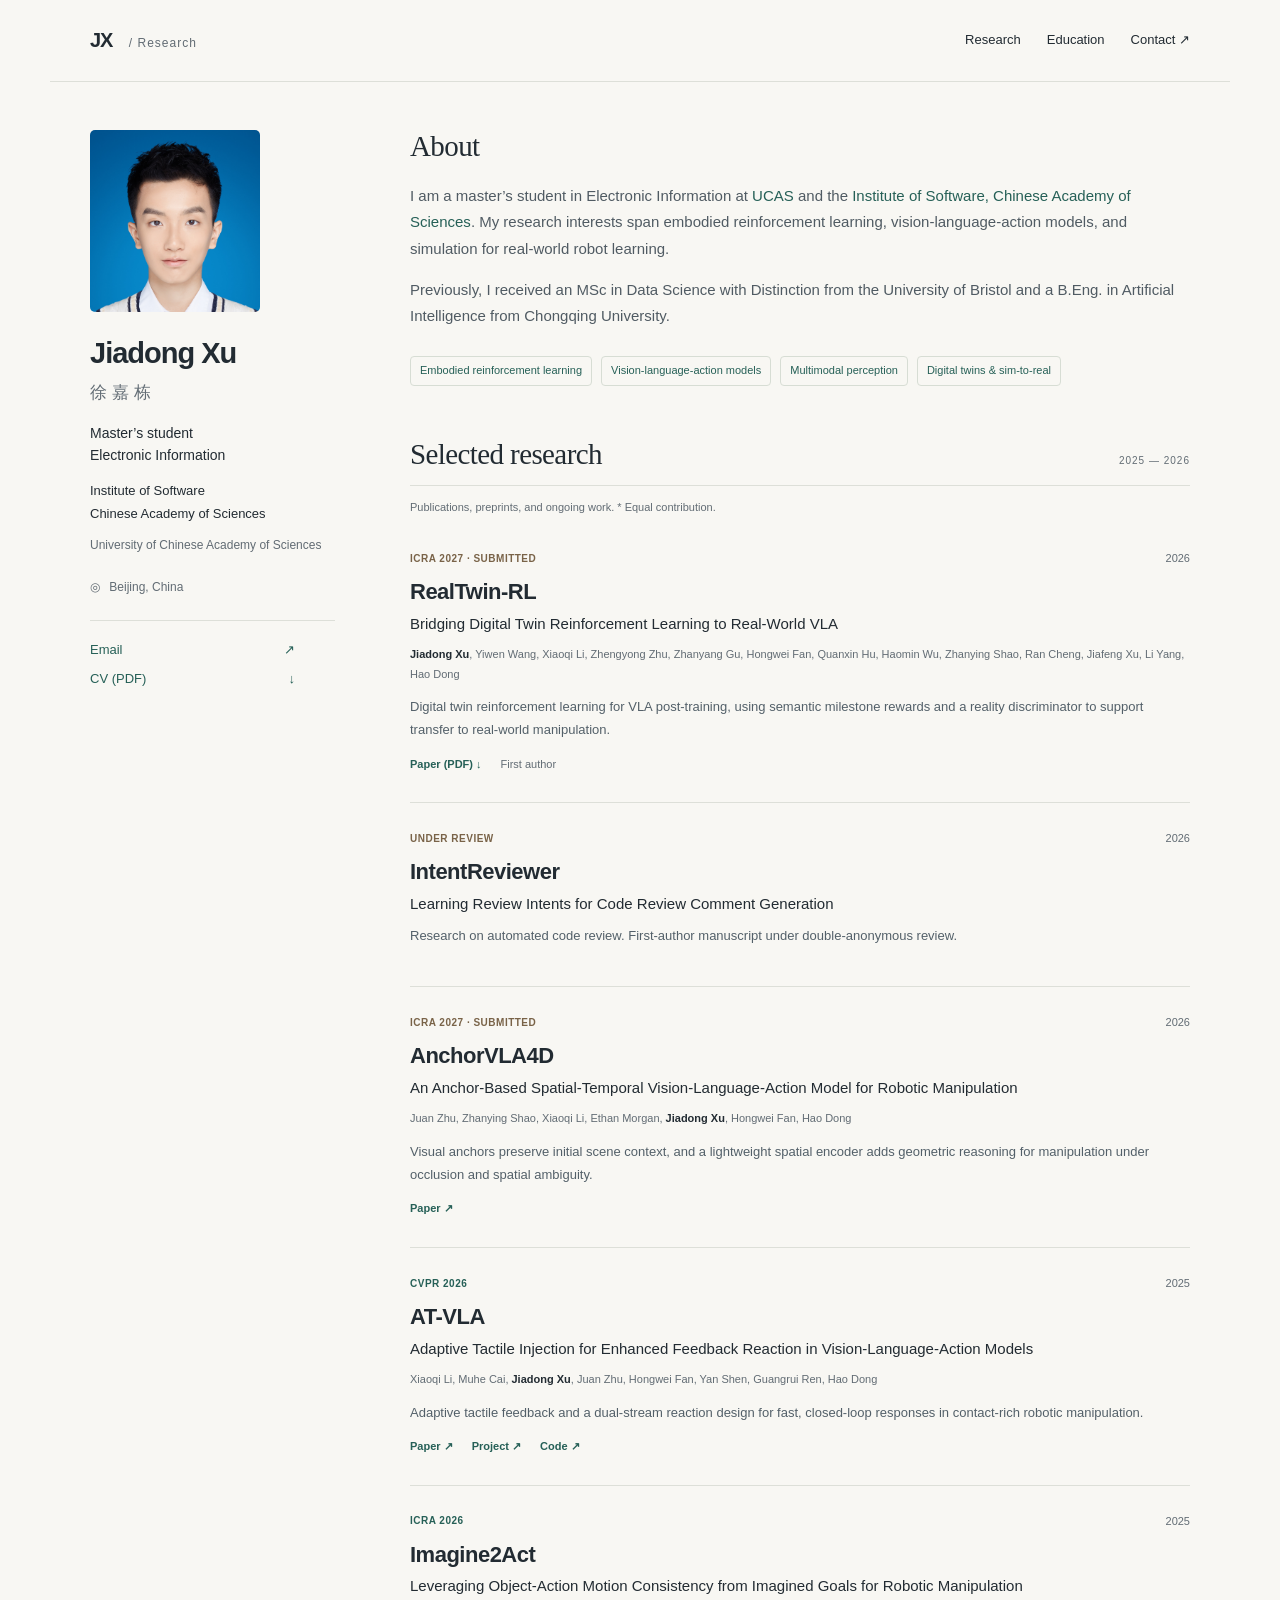
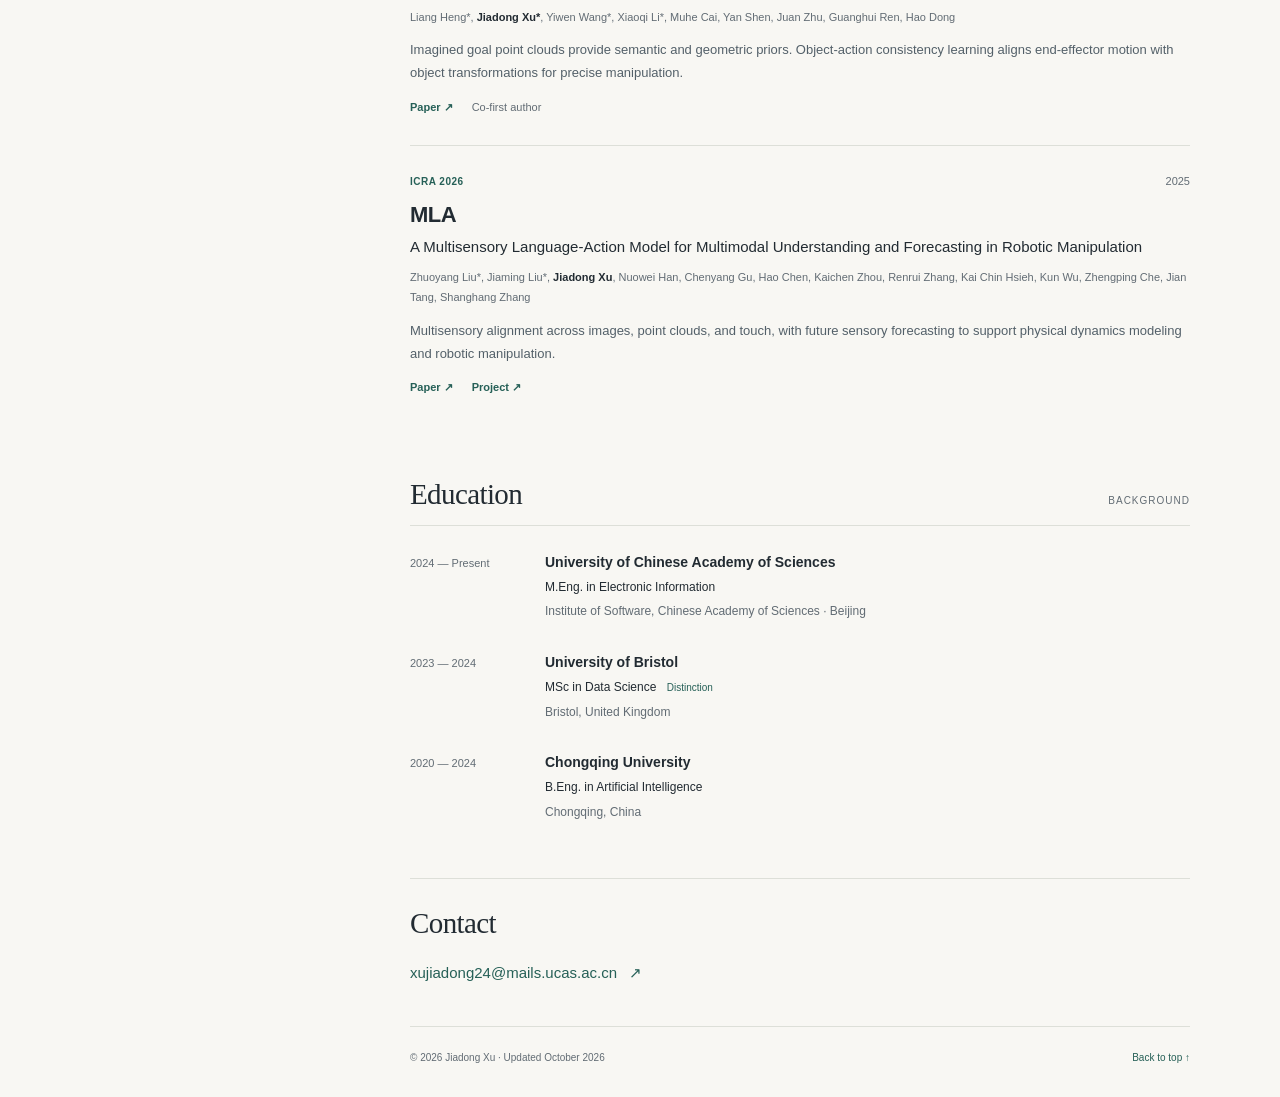
<file: index.html>
<!doctype html>
<html lang="en">
<head>
<meta charset="utf-8">
<meta name="google-site-verification" content="YqVXyIRaijWhaj4Q3XgpPDFqxPyA-8sOPfW5b7Rk65w">
<meta name="viewport" content="width=device-width, initial-scale=1">
<title>Jiadong Xu (徐嘉栋) · Personal Page</title>
<meta name="description" content="Jiadong Xu (徐嘉栋) is a master's student at UCAS and the Institute of Software, Chinese Academy of Sciences, researching robot learning, embodied AI, and vision-language-action models.">
<meta name="theme-color" content="#f8f7f3">
<link rel="canonical" href="https://xujiadong2001.github.io/">
<meta property="og:title" content="Jiadong Xu (徐嘉栋) · Personal Page">
<meta property="og:description" content="Research in embodied intelligence, vision-language-action models, and learning from interaction.">
<meta property="og:type" content="website">
<meta property="og:url" content="https://xujiadong2001.github.io/">
<link rel="icon" href="assets/favicon.svg" type="image/svg+xml">
<link rel="stylesheet" href="assets/home.css">
<script type="application/ld+json">
{
  "@context": "https://schema.org",
  "@type": "ProfilePage",
  "@id": "https://xujiadong2001.github.io/#profile",
  "url": "https://xujiadong2001.github.io/",
  "name": "Jiadong Xu (徐嘉栋) · Personal Page",
  "mainEntity": {
    "@type": "Person",
    "@id": "https://xujiadong2001.github.io/#person",
    "name": "Jiadong Xu",
    "alternateName": "徐嘉栋",
    "url": "https://xujiadong2001.github.io/",
    "image": "https://xujiadong2001.github.io/assets/profile.jpeg",
    "description": "Master's student researching robot learning, embodied reinforcement learning, and vision-language-action models.",
    "affiliation": [
      {"@type": "CollegeOrUniversity", "name": "University of Chinese Academy of Sciences", "url": "https://www.ucas.ac.cn/"},
      {"@type": "Organization", "name": "Institute of Software, Chinese Academy of Sciences", "url": "https://english.is.cas.cn/"}
    ],
    "alumniOf": [
      {"@type": "CollegeOrUniversity", "name": "University of Bristol"},
      {"@type": "CollegeOrUniversity", "name": "Chongqing University"}
    ]
  }
}
</script>
</head>
<body>
<a class="skip" href="#main">Skip to content</a>
<header class="topbar"><a class="wordmark" href="#about">JX<span> / Research</span></a><nav aria-label="Main navigation"><a href="#research">Research</a><a href="#education">Education</a><a href="#contact">Contact <span aria-hidden="true">↗</span></a></nav></header>
<div class="layout">
<aside class="profile" aria-label="Profile">
<img class="portrait" src="assets/profile.jpeg" alt="Jiadong Xu" width="1907" height="2047">
<h1>Jiadong Xu<span lang="zh-CN">徐嘉栋</span></h1>
<p class="role">Master’s student<br>Electronic Information</p>
<p class="affiliation">Institute of Software<br>Chinese Academy of Sciences<br><span>University of Chinese Academy of Sciences</span></p>
<p class="location"><span aria-hidden="true">◎</span> Beijing, China</p>
<div class="profile-links"><a href="mailto:xujiadong24@mails.ucas.ac.cn">Email <span aria-hidden="true">↗</span></a><a href="assets/Jiadong_Xu_CV.pdf" download>CV (PDF) <span aria-hidden="true">↓</span></a></div>
</aside>
<main id="main">
<section id="about" class="intro">
<h2>About</h2>
<p>I am a master’s student in Electronic Information at <a href="https://www.ucas.ac.cn/">UCAS</a> and the <a href="https://english.is.cas.cn/">Institute of Software, Chinese Academy of Sciences</a>. My research interests span embodied reinforcement learning, vision-language-action models, and simulation for real-world robot learning.</p>
<p>Previously, I received an MSc in Data Science with Distinction from the University of Bristol and a B.Eng. in Artificial Intelligence from Chongqing University.</p>
<div class="interests" aria-label="Research interests"><span>Embodied reinforcement learning</span><span>Vision-language-action models</span><span>Multimodal perception</span><span>Digital twins & sim-to-real</span></div>
</section>
<section id="research">
<div class="section-heading"><h2>Selected research</h2><span>2025 — 2026</span></div>
<p class="section-note">Publications, preprints, and ongoing work. <span>* Equal contribution.</span></p>
<article class="paper">
<div class="paper-label"><span class="venue pending">ICRA 2027 · Submitted</span><span class="paper-year">2026</span></div>
<h3>RealTwin-RL</h3><p class="paper-title">Bridging Digital Twin Reinforcement Learning to Real-World VLA</p>
<p class="authors"><strong>Jiadong Xu</strong>, Yiwen Wang, Xiaoqi Li, Zhengyong Zhu, Zhanyang Gu, Hongwei Fan, Quanxin Hu, Haomin Wu, Zhanying Shao, Ran Cheng, Jiafeng Xu, Li Yang, Hao Dong</p>
<p class="abstract">Digital twin reinforcement learning for VLA post-training, using semantic milestone rewards and a reality discriminator to support transfer to real-world manipulation.</p>
<div class="paper-links"><a href="assets/RealTwin-RL.pdf" download>Paper (PDF) ↓</a><span>First author</span></div>
</article>
<article class="paper"><div class="paper-label"><span class="venue pending">Under review</span><span class="paper-year">2026</span></div><h3>IntentReviewer</h3><p class="paper-title">Learning Review Intents for Code Review Comment Generation</p><p class="abstract">Research on automated code review. First-author manuscript under double-anonymous review.</p></article>
<article class="paper"><div class="paper-label"><span class="venue pending">ICRA 2027 · Submitted</span><span class="paper-year">2026</span></div><h3>AnchorVLA4D</h3><p class="paper-title">An Anchor-Based Spatial-Temporal Vision-Language-Action Model for Robotic Manipulation</p><p class="authors">Juan Zhu, Zhanying Shao, Xiaoqi Li, Ethan Morgan, <strong>Jiadong Xu</strong>, Hongwei Fan, Hao Dong</p><p class="abstract">Visual anchors preserve initial scene context, and a lightweight spatial encoder adds geometric reasoning for manipulation under occlusion and spatial ambiguity.</p><div class="paper-links"><a href="https://arxiv.org/abs/2603.12730">Paper ↗</a></div></article>
<article class="paper"><div class="paper-label"><span class="venue">CVPR 2026</span><span class="paper-year">2025</span></div><h3>AT-VLA</h3><p class="paper-title">Adaptive Tactile Injection for Enhanced Feedback Reaction in Vision-Language-Action Models</p><p class="authors">Xiaoqi Li, Muhe Cai, <strong>Jiadong Xu</strong>, Juan Zhu, Hongwei Fan, Yan Shen, Guangrui Ren, Hao Dong</p><p class="abstract">Adaptive tactile feedback and a dual-stream reaction design for fast, closed-loop responses in contact-rich robotic manipulation.</p><div class="paper-links"><a href="https://arxiv.org/abs/2605.07308">Paper ↗</a><a href="https://sites.google.com/view/at-vla">Project ↗</a><a href="https://github.com/clorislili/AT-VLA">Code ↗</a></div></article>
<article class="paper"><div class="paper-label"><span class="venue">ICRA 2026</span><span class="paper-year">2025</span></div><h3>Imagine2Act</h3><p class="paper-title">Leveraging Object-Action Motion Consistency from Imagined Goals for Robotic Manipulation</p><p class="authors">Liang Heng*, <strong>Jiadong Xu*</strong>, Yiwen Wang*, Xiaoqi Li*, Muhe Cai, Yan Shen, Juan Zhu, Guanghui Ren, Hao Dong</p><p class="abstract">Imagined goal point clouds provide semantic and geometric priors. Object-action consistency learning aligns end-effector motion with object transformations for precise manipulation.</p><div class="paper-links"><a href="https://arxiv.org/abs/2509.17125">Paper ↗</a><span>Co-first author</span></div></article>
<article class="paper"><div class="paper-label"><span class="venue">ICRA 2026</span><span class="paper-year">2025</span></div><h3>MLA</h3><p class="paper-title">A Multisensory Language-Action Model for Multimodal Understanding and Forecasting in Robotic Manipulation</p><p class="authors">Zhuoyang Liu*, Jiaming Liu*, <strong>Jiadong Xu</strong>, Nuowei Han, Chenyang Gu, Hao Chen, Kaichen Zhou, Renrui Zhang, Kai Chin Hsieh, Kun Wu, Zhengping Che, Jian Tang, Shanghang Zhang</p><p class="abstract">Multisensory alignment across images, point clouds, and touch, with future sensory forecasting to support physical dynamics modeling and robotic manipulation.</p><div class="paper-links"><a href="https://arxiv.org/abs/2509.26642">Paper ↗</a><a href="https://robotic-mla.github.io/">Project ↗</a></div></article>
</section>
<section id="education"><div class="section-heading"><h2>Education</h2><span>Background</span></div>
<div class="education-row"><span class="date">2024 — Present</span><div><h3>University of Chinese Academy of Sciences</h3><p>M.Eng. in Electronic Information</p><p class="muted">Institute of Software, Chinese Academy of Sciences · Beijing</p></div></div>
<div class="education-row"><span class="date">2023 — 2024</span><div><h3>University of Bristol</h3><p>MSc in Data Science <span class="honor">Distinction</span></p><p class="muted">Bristol, United Kingdom</p></div></div>
<div class="education-row"><span class="date">2020 — 2024</span><div><h3>Chongqing University</h3><p>B.Eng. in Artificial Intelligence</p><p class="muted">Chongqing, China</p></div></div>
</section>
<section id="contact" class="contact"><h2>Contact</h2><a class="email" href="mailto:xujiadong24@mails.ucas.ac.cn">xujiadong24@mails.ucas.ac.cn <span aria-hidden="true">↗</span></a></section>
<footer><span>© 2026 Jiadong Xu · Updated October 2026</span><a href="#about">Back to top ↑</a></footer>
</main></div>
</body></html>
</file>
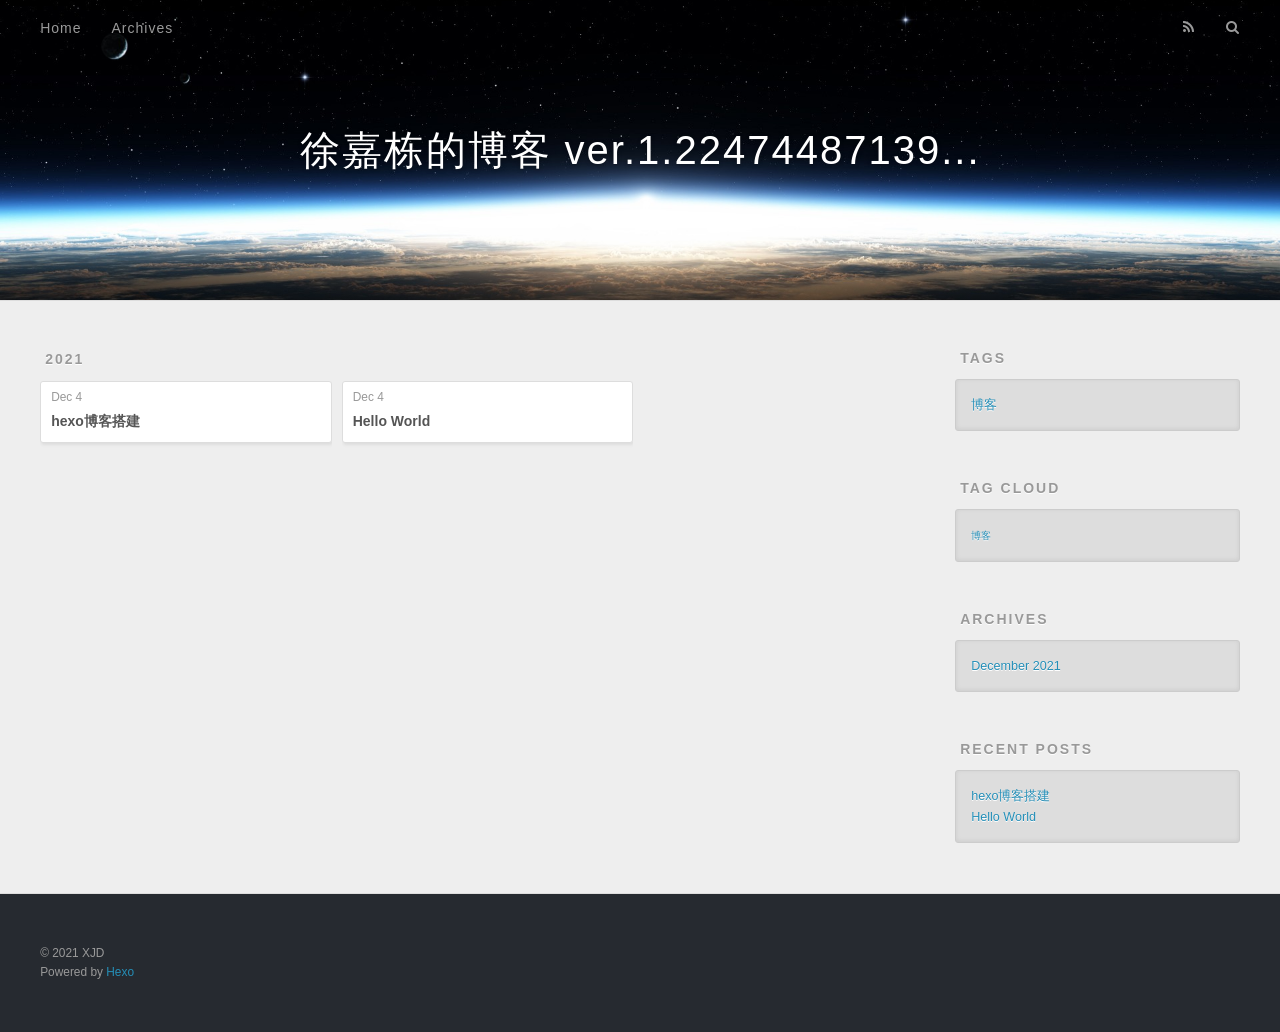
<file: archives/index.html>
<!DOCTYPE html>
<html>
<head>
  <meta charset="utf-8">
  

  
  <title>Archives | 徐嘉栋的博客 ver.1.22474487139...</title>
  <meta name="viewport" content="width=device-width, initial-scale=1, maximum-scale=1">
  <meta name="description" content="又一个不知道什么时候搁浅的写作计划">
<meta property="og:type" content="website">
<meta property="og:title" content="徐嘉栋的博客 ver.1.22474487139...">
<meta property="og:url" content="http://example.com/archives/index.html">
<meta property="og:site_name" content="徐嘉栋的博客 ver.1.22474487139...">
<meta property="og:description" content="又一个不知道什么时候搁浅的写作计划">
<meta property="og:locale">
<meta property="article:author" content="XJD">
<meta name="twitter:card" content="summary">
  
    <link rel="alternate" href="/atom.xml" title="徐嘉栋的博客 ver.1.22474487139..." type="application/atom+xml">
  
  
    <link rel="icon" href="/favicon.png">
  
  
    <link href="//fonts.googleapis.com/css?family=Source+Code+Pro" rel="stylesheet" type="text/css">
  
  
<link rel="stylesheet" href="/css/style.css">

<meta name="generator" content="Hexo 5.4.0"></head>

<body>
  <div id="container">
    <div id="wrap">
      <header id="header">
  <div id="banner"></div>
  <div id="header-outer" class="outer">
    <div id="header-title" class="inner">
      <h1 id="logo-wrap">
        <a href="/" id="logo">徐嘉栋的博客 ver.1.22474487139...</a>
      </h1>
      
    </div>
    <div id="header-inner" class="inner">
      <nav id="main-nav">
        <a id="main-nav-toggle" class="nav-icon"></a>
        
          <a class="main-nav-link" href="/">Home</a>
        
          <a class="main-nav-link" href="/archives">Archives</a>
        
      </nav>
      <nav id="sub-nav">
        
          <a id="nav-rss-link" class="nav-icon" href="/atom.xml" title="RSS Feed"></a>
        
        <a id="nav-search-btn" class="nav-icon" title="Search"></a>
      </nav>
      <div id="search-form-wrap">
        <form action="//google.com/search" method="get" accept-charset="UTF-8" class="search-form"><input type="search" name="q" class="search-form-input" placeholder="Search"><button type="submit" class="search-form-submit">&#xF002;</button><input type="hidden" name="sitesearch" value="http://example.com"></form>
      </div>
    </div>
  </div>
</header>
      <div class="outer">
        <section id="main">
  
  
    
    
      
      
      <section class="archives-wrap">
        <div class="archive-year-wrap">
          <a href="/archives/2021" class="archive-year">2021</a>
        </div>
        <div class="archives">
    
    <article class="archive-article archive-type-post">
  <div class="archive-article-inner">
    <header class="archive-article-header">
      <a href="/2021/12/04/hexo%E5%8D%9A%E5%AE%A2%E6%90%AD%E5%BB%BA/" class="archive-article-date">
  <time datetime="2021-12-04T02:54:14.000Z" itemprop="datePublished">Dec 4</time>
</a>
      
  
    <h1 itemprop="name">
      <a class="archive-article-title" href="/2021/12/04/hexo%E5%8D%9A%E5%AE%A2%E6%90%AD%E5%BB%BA/">hexo博客搭建</a>
    </h1>
  

    </header>
  </div>
</article>
  
    
    
    <article class="archive-article archive-type-post">
  <div class="archive-article-inner">
    <header class="archive-article-header">
      <a href="/2021/12/04/hello-world/" class="archive-article-date">
  <time datetime="2021-12-04T02:25:50.120Z" itemprop="datePublished">Dec 4</time>
</a>
      
  
    <h1 itemprop="name">
      <a class="archive-article-title" href="/2021/12/04/hello-world/">Hello World</a>
    </h1>
  

    </header>
  </div>
</article>
  
  
    </div></section>
  


</section>
        
          <aside id="sidebar">
  
    

  
    
  <div class="widget-wrap">
    <h3 class="widget-title">Tags</h3>
    <div class="widget">
      <ul class="tag-list" itemprop="keywords"><li class="tag-list-item"><a class="tag-list-link" href="/tags/%E5%8D%9A%E5%AE%A2/" rel="tag">博客</a></li></ul>
    </div>
  </div>


  
    
  <div class="widget-wrap">
    <h3 class="widget-title">Tag Cloud</h3>
    <div class="widget tagcloud">
      <a href="/tags/%E5%8D%9A%E5%AE%A2/" style="font-size: 10px;">博客</a>
    </div>
  </div>

  
    
  <div class="widget-wrap">
    <h3 class="widget-title">Archives</h3>
    <div class="widget">
      <ul class="archive-list"><li class="archive-list-item"><a class="archive-list-link" href="/archives/2021/12/">December 2021</a></li></ul>
    </div>
  </div>


  
    
  <div class="widget-wrap">
    <h3 class="widget-title">Recent Posts</h3>
    <div class="widget">
      <ul>
        
          <li>
            <a href="/2021/12/04/hexo%E5%8D%9A%E5%AE%A2%E6%90%AD%E5%BB%BA/">hexo博客搭建</a>
          </li>
        
          <li>
            <a href="/2021/12/04/hello-world/">Hello World</a>
          </li>
        
      </ul>
    </div>
  </div>

  
</aside>
        
      </div>
      <footer id="footer">
  
  <div class="outer">
    <div id="footer-info" class="inner">
      &copy; 2021 XJD<br>
      Powered by <a href="http://hexo.io/" target="_blank">Hexo</a>
    </div>
  </div>
</footer>
    </div>
    <nav id="mobile-nav">
  
    <a href="/" class="mobile-nav-link">Home</a>
  
    <a href="/archives" class="mobile-nav-link">Archives</a>
  
</nav>
    

<script src="//ajax.googleapis.com/ajax/libs/jquery/2.0.3/jquery.min.js"></script>


  
<link rel="stylesheet" href="/fancybox/jquery.fancybox.css">

  
<script src="/fancybox/jquery.fancybox.pack.js"></script>




<script src="/js/script.js"></script>




  </div>
</body>
</html>
</file>
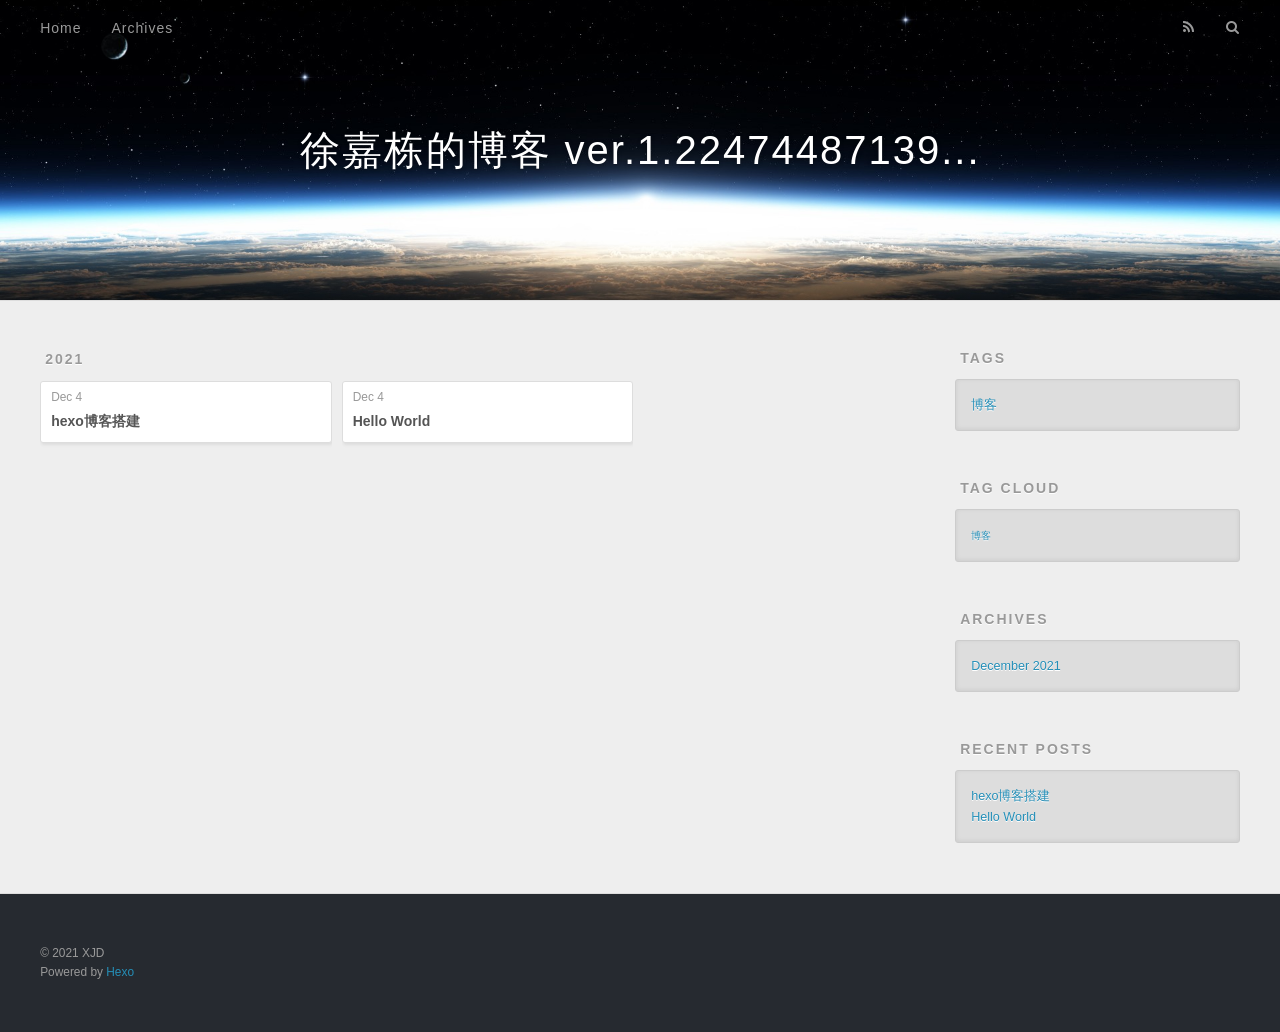
<file: archives/2021/index.html>
<!DOCTYPE html>
<html>
<head>
  <meta charset="utf-8">
  

  
  <title>Archives: 2021 | 徐嘉栋的博客 ver.1.22474487139...</title>
  <meta name="viewport" content="width=device-width, initial-scale=1, maximum-scale=1">
  <meta name="description" content="又一个不知道什么时候搁浅的写作计划">
<meta property="og:type" content="website">
<meta property="og:title" content="徐嘉栋的博客 ver.1.22474487139...">
<meta property="og:url" content="http://example.com/archives/2021/index.html">
<meta property="og:site_name" content="徐嘉栋的博客 ver.1.22474487139...">
<meta property="og:description" content="又一个不知道什么时候搁浅的写作计划">
<meta property="og:locale">
<meta property="article:author" content="XJD">
<meta name="twitter:card" content="summary">
  
    <link rel="alternate" href="/atom.xml" title="徐嘉栋的博客 ver.1.22474487139..." type="application/atom+xml">
  
  
    <link rel="icon" href="/favicon.png">
  
  
    <link href="//fonts.googleapis.com/css?family=Source+Code+Pro" rel="stylesheet" type="text/css">
  
  
<link rel="stylesheet" href="/css/style.css">

<meta name="generator" content="Hexo 5.4.0"></head>

<body>
  <div id="container">
    <div id="wrap">
      <header id="header">
  <div id="banner"></div>
  <div id="header-outer" class="outer">
    <div id="header-title" class="inner">
      <h1 id="logo-wrap">
        <a href="/" id="logo">徐嘉栋的博客 ver.1.22474487139...</a>
      </h1>
      
    </div>
    <div id="header-inner" class="inner">
      <nav id="main-nav">
        <a id="main-nav-toggle" class="nav-icon"></a>
        
          <a class="main-nav-link" href="/">Home</a>
        
          <a class="main-nav-link" href="/archives">Archives</a>
        
      </nav>
      <nav id="sub-nav">
        
          <a id="nav-rss-link" class="nav-icon" href="/atom.xml" title="RSS Feed"></a>
        
        <a id="nav-search-btn" class="nav-icon" title="Search"></a>
      </nav>
      <div id="search-form-wrap">
        <form action="//google.com/search" method="get" accept-charset="UTF-8" class="search-form"><input type="search" name="q" class="search-form-input" placeholder="Search"><button type="submit" class="search-form-submit">&#xF002;</button><input type="hidden" name="sitesearch" value="http://example.com"></form>
      </div>
    </div>
  </div>
</header>
      <div class="outer">
        <section id="main">
  
  
    
    
      
      
      <section class="archives-wrap">
        <div class="archive-year-wrap">
          <a href="/archives/2021" class="archive-year">2021</a>
        </div>
        <div class="archives">
    
    <article class="archive-article archive-type-post">
  <div class="archive-article-inner">
    <header class="archive-article-header">
      <a href="/2021/12/04/hexo%E5%8D%9A%E5%AE%A2%E6%90%AD%E5%BB%BA/" class="archive-article-date">
  <time datetime="2021-12-04T02:54:14.000Z" itemprop="datePublished">Dec 4</time>
</a>
      
  
    <h1 itemprop="name">
      <a class="archive-article-title" href="/2021/12/04/hexo%E5%8D%9A%E5%AE%A2%E6%90%AD%E5%BB%BA/">hexo博客搭建</a>
    </h1>
  

    </header>
  </div>
</article>
  
    
    
    <article class="archive-article archive-type-post">
  <div class="archive-article-inner">
    <header class="archive-article-header">
      <a href="/2021/12/04/hello-world/" class="archive-article-date">
  <time datetime="2021-12-04T02:25:50.120Z" itemprop="datePublished">Dec 4</time>
</a>
      
  
    <h1 itemprop="name">
      <a class="archive-article-title" href="/2021/12/04/hello-world/">Hello World</a>
    </h1>
  

    </header>
  </div>
</article>
  
  
    </div></section>
  


</section>
        
          <aside id="sidebar">
  
    

  
    
  <div class="widget-wrap">
    <h3 class="widget-title">Tags</h3>
    <div class="widget">
      <ul class="tag-list" itemprop="keywords"><li class="tag-list-item"><a class="tag-list-link" href="/tags/%E5%8D%9A%E5%AE%A2/" rel="tag">博客</a></li></ul>
    </div>
  </div>


  
    
  <div class="widget-wrap">
    <h3 class="widget-title">Tag Cloud</h3>
    <div class="widget tagcloud">
      <a href="/tags/%E5%8D%9A%E5%AE%A2/" style="font-size: 10px;">博客</a>
    </div>
  </div>

  
    
  <div class="widget-wrap">
    <h3 class="widget-title">Archives</h3>
    <div class="widget">
      <ul class="archive-list"><li class="archive-list-item"><a class="archive-list-link" href="/archives/2021/12/">December 2021</a></li></ul>
    </div>
  </div>


  
    
  <div class="widget-wrap">
    <h3 class="widget-title">Recent Posts</h3>
    <div class="widget">
      <ul>
        
          <li>
            <a href="/2021/12/04/hexo%E5%8D%9A%E5%AE%A2%E6%90%AD%E5%BB%BA/">hexo博客搭建</a>
          </li>
        
          <li>
            <a href="/2021/12/04/hello-world/">Hello World</a>
          </li>
        
      </ul>
    </div>
  </div>

  
</aside>
        
      </div>
      <footer id="footer">
  
  <div class="outer">
    <div id="footer-info" class="inner">
      &copy; 2021 XJD<br>
      Powered by <a href="http://hexo.io/" target="_blank">Hexo</a>
    </div>
  </div>
</footer>
    </div>
    <nav id="mobile-nav">
  
    <a href="/" class="mobile-nav-link">Home</a>
  
    <a href="/archives" class="mobile-nav-link">Archives</a>
  
</nav>
    

<script src="//ajax.googleapis.com/ajax/libs/jquery/2.0.3/jquery.min.js"></script>


  
<link rel="stylesheet" href="/fancybox/jquery.fancybox.css">

  
<script src="/fancybox/jquery.fancybox.pack.js"></script>




<script src="/js/script.js"></script>




  </div>
</body>
</html>
</file>
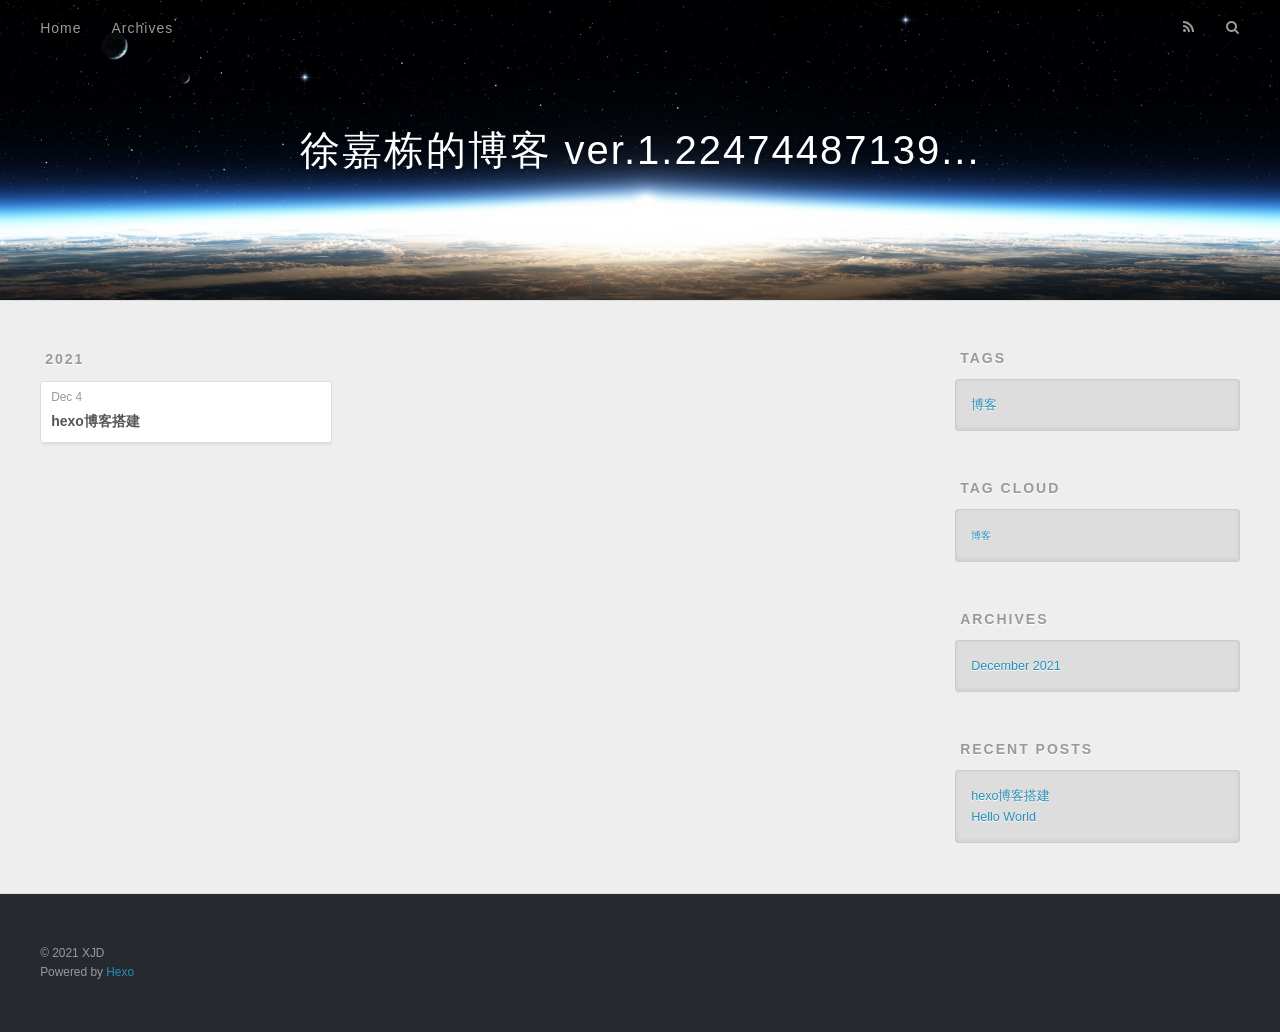
<file: tags/博客/index.html>
<!DOCTYPE html>
<html>
<head>
  <meta charset="utf-8">
  

  
  <title>Tag: 博客 | 徐嘉栋的博客 ver.1.22474487139...</title>
  <meta name="viewport" content="width=device-width, initial-scale=1, maximum-scale=1">
  <meta name="description" content="又一个不知道什么时候搁浅的写作计划">
<meta property="og:type" content="website">
<meta property="og:title" content="徐嘉栋的博客 ver.1.22474487139...">
<meta property="og:url" content="http://example.com/tags/%E5%8D%9A%E5%AE%A2/index.html">
<meta property="og:site_name" content="徐嘉栋的博客 ver.1.22474487139...">
<meta property="og:description" content="又一个不知道什么时候搁浅的写作计划">
<meta property="og:locale">
<meta property="article:author" content="XJD">
<meta name="twitter:card" content="summary">
  
    <link rel="alternate" href="/atom.xml" title="徐嘉栋的博客 ver.1.22474487139..." type="application/atom+xml">
  
  
    <link rel="icon" href="/favicon.png">
  
  
    <link href="//fonts.googleapis.com/css?family=Source+Code+Pro" rel="stylesheet" type="text/css">
  
  
<link rel="stylesheet" href="/css/style.css">

<meta name="generator" content="Hexo 5.4.0"></head>

<body>
  <div id="container">
    <div id="wrap">
      <header id="header">
  <div id="banner"></div>
  <div id="header-outer" class="outer">
    <div id="header-title" class="inner">
      <h1 id="logo-wrap">
        <a href="/" id="logo">徐嘉栋的博客 ver.1.22474487139...</a>
      </h1>
      
    </div>
    <div id="header-inner" class="inner">
      <nav id="main-nav">
        <a id="main-nav-toggle" class="nav-icon"></a>
        
          <a class="main-nav-link" href="/">Home</a>
        
          <a class="main-nav-link" href="/archives">Archives</a>
        
      </nav>
      <nav id="sub-nav">
        
          <a id="nav-rss-link" class="nav-icon" href="/atom.xml" title="RSS Feed"></a>
        
        <a id="nav-search-btn" class="nav-icon" title="Search"></a>
      </nav>
      <div id="search-form-wrap">
        <form action="//google.com/search" method="get" accept-charset="UTF-8" class="search-form"><input type="search" name="q" class="search-form-input" placeholder="Search"><button type="submit" class="search-form-submit">&#xF002;</button><input type="hidden" name="sitesearch" value="http://example.com"></form>
      </div>
    </div>
  </div>
</header>
      <div class="outer">
        <section id="main">
  
  
    
    
      
      
      <section class="archives-wrap">
        <div class="archive-year-wrap">
          <a href="/archives/2021" class="archive-year">2021</a>
        </div>
        <div class="archives">
    
    <article class="archive-article archive-type-post">
  <div class="archive-article-inner">
    <header class="archive-article-header">
      <a href="/2021/12/04/hexo%E5%8D%9A%E5%AE%A2%E6%90%AD%E5%BB%BA/" class="archive-article-date">
  <time datetime="2021-12-04T02:54:14.000Z" itemprop="datePublished">Dec 4</time>
</a>
      
  
    <h1 itemprop="name">
      <a class="archive-article-title" href="/2021/12/04/hexo%E5%8D%9A%E5%AE%A2%E6%90%AD%E5%BB%BA/">hexo博客搭建</a>
    </h1>
  

    </header>
  </div>
</article>
  
  
    </div></section>
  


</section>
        
          <aside id="sidebar">
  
    

  
    
  <div class="widget-wrap">
    <h3 class="widget-title">Tags</h3>
    <div class="widget">
      <ul class="tag-list" itemprop="keywords"><li class="tag-list-item"><a class="tag-list-link" href="/tags/%E5%8D%9A%E5%AE%A2/" rel="tag">博客</a></li></ul>
    </div>
  </div>


  
    
  <div class="widget-wrap">
    <h3 class="widget-title">Tag Cloud</h3>
    <div class="widget tagcloud">
      <a href="/tags/%E5%8D%9A%E5%AE%A2/" style="font-size: 10px;">博客</a>
    </div>
  </div>

  
    
  <div class="widget-wrap">
    <h3 class="widget-title">Archives</h3>
    <div class="widget">
      <ul class="archive-list"><li class="archive-list-item"><a class="archive-list-link" href="/archives/2021/12/">December 2021</a></li></ul>
    </div>
  </div>


  
    
  <div class="widget-wrap">
    <h3 class="widget-title">Recent Posts</h3>
    <div class="widget">
      <ul>
        
          <li>
            <a href="/2021/12/04/hexo%E5%8D%9A%E5%AE%A2%E6%90%AD%E5%BB%BA/">hexo博客搭建</a>
          </li>
        
          <li>
            <a href="/2021/12/04/hello-world/">Hello World</a>
          </li>
        
      </ul>
    </div>
  </div>

  
</aside>
        
      </div>
      <footer id="footer">
  
  <div class="outer">
    <div id="footer-info" class="inner">
      &copy; 2021 XJD<br>
      Powered by <a href="http://hexo.io/" target="_blank">Hexo</a>
    </div>
  </div>
</footer>
    </div>
    <nav id="mobile-nav">
  
    <a href="/" class="mobile-nav-link">Home</a>
  
    <a href="/archives" class="mobile-nav-link">Archives</a>
  
</nav>
    

<script src="//ajax.googleapis.com/ajax/libs/jquery/2.0.3/jquery.min.js"></script>


  
<link rel="stylesheet" href="/fancybox/jquery.fancybox.css">

  
<script src="/fancybox/jquery.fancybox.pack.js"></script>




<script src="/js/script.js"></script>




  </div>
</body>
</html>
</file>
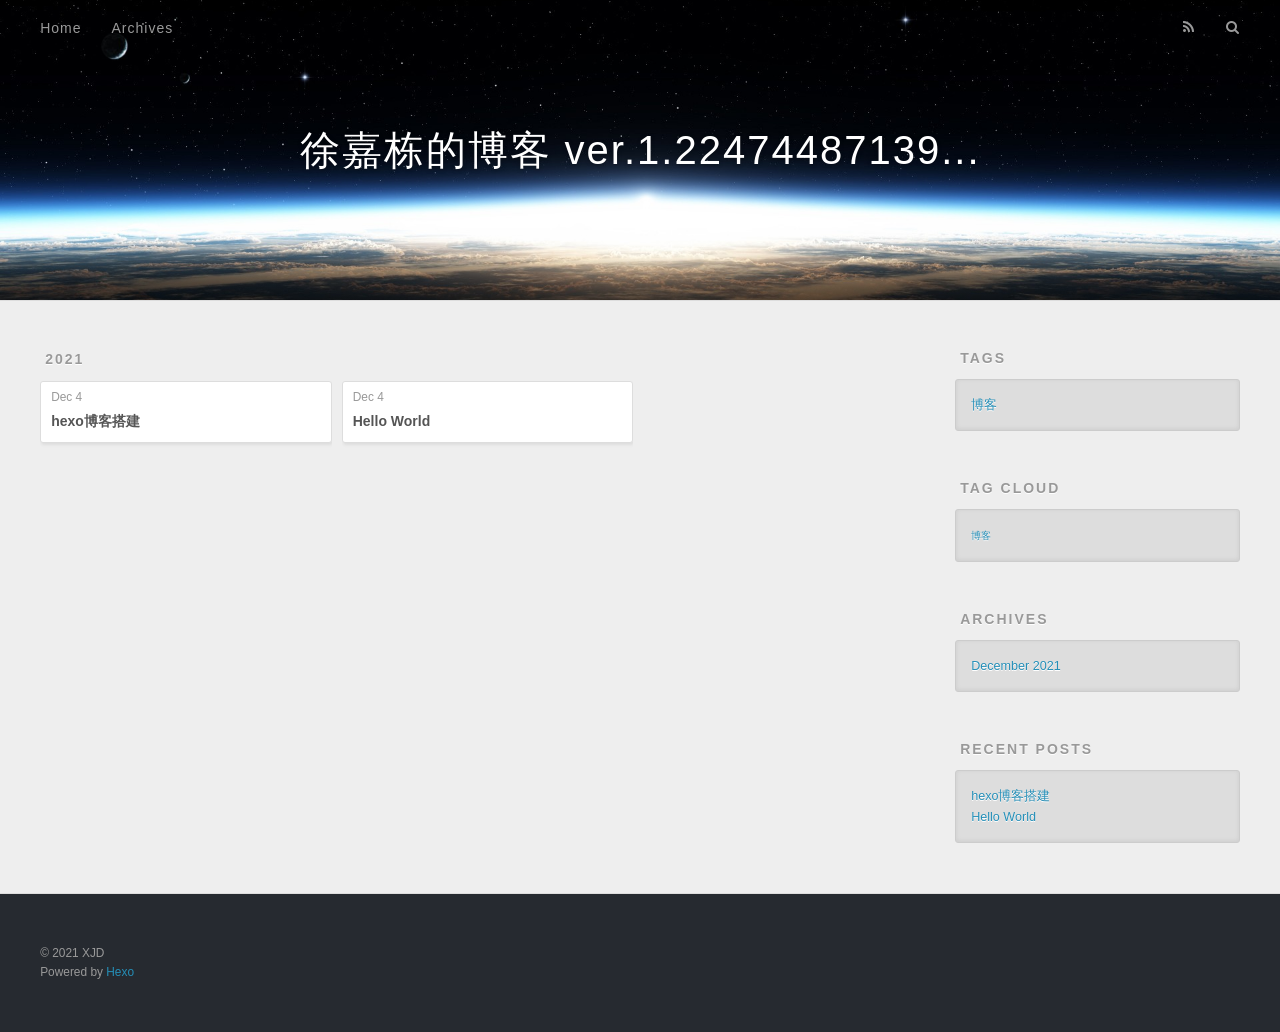
<file: archives/2021/12/index.html>
<!DOCTYPE html>
<html>
<head>
  <meta charset="utf-8">
  

  
  <title>Archives: 2021/12 | 徐嘉栋的博客 ver.1.22474487139...</title>
  <meta name="viewport" content="width=device-width, initial-scale=1, maximum-scale=1">
  <meta name="description" content="又一个不知道什么时候搁浅的写作计划">
<meta property="og:type" content="website">
<meta property="og:title" content="徐嘉栋的博客 ver.1.22474487139...">
<meta property="og:url" content="http://example.com/archives/2021/12/index.html">
<meta property="og:site_name" content="徐嘉栋的博客 ver.1.22474487139...">
<meta property="og:description" content="又一个不知道什么时候搁浅的写作计划">
<meta property="og:locale">
<meta property="article:author" content="XJD">
<meta name="twitter:card" content="summary">
  
    <link rel="alternate" href="/atom.xml" title="徐嘉栋的博客 ver.1.22474487139..." type="application/atom+xml">
  
  
    <link rel="icon" href="/favicon.png">
  
  
    <link href="//fonts.googleapis.com/css?family=Source+Code+Pro" rel="stylesheet" type="text/css">
  
  
<link rel="stylesheet" href="/css/style.css">

<meta name="generator" content="Hexo 5.4.0"></head>

<body>
  <div id="container">
    <div id="wrap">
      <header id="header">
  <div id="banner"></div>
  <div id="header-outer" class="outer">
    <div id="header-title" class="inner">
      <h1 id="logo-wrap">
        <a href="/" id="logo">徐嘉栋的博客 ver.1.22474487139...</a>
      </h1>
      
    </div>
    <div id="header-inner" class="inner">
      <nav id="main-nav">
        <a id="main-nav-toggle" class="nav-icon"></a>
        
          <a class="main-nav-link" href="/">Home</a>
        
          <a class="main-nav-link" href="/archives">Archives</a>
        
      </nav>
      <nav id="sub-nav">
        
          <a id="nav-rss-link" class="nav-icon" href="/atom.xml" title="RSS Feed"></a>
        
        <a id="nav-search-btn" class="nav-icon" title="Search"></a>
      </nav>
      <div id="search-form-wrap">
        <form action="//google.com/search" method="get" accept-charset="UTF-8" class="search-form"><input type="search" name="q" class="search-form-input" placeholder="Search"><button type="submit" class="search-form-submit">&#xF002;</button><input type="hidden" name="sitesearch" value="http://example.com"></form>
      </div>
    </div>
  </div>
</header>
      <div class="outer">
        <section id="main">
  
  
    
    
      
      
      <section class="archives-wrap">
        <div class="archive-year-wrap">
          <a href="/archives/2021" class="archive-year">2021</a>
        </div>
        <div class="archives">
    
    <article class="archive-article archive-type-post">
  <div class="archive-article-inner">
    <header class="archive-article-header">
      <a href="/2021/12/04/hexo%E5%8D%9A%E5%AE%A2%E6%90%AD%E5%BB%BA/" class="archive-article-date">
  <time datetime="2021-12-04T02:54:14.000Z" itemprop="datePublished">Dec 4</time>
</a>
      
  
    <h1 itemprop="name">
      <a class="archive-article-title" href="/2021/12/04/hexo%E5%8D%9A%E5%AE%A2%E6%90%AD%E5%BB%BA/">hexo博客搭建</a>
    </h1>
  

    </header>
  </div>
</article>
  
    
    
    <article class="archive-article archive-type-post">
  <div class="archive-article-inner">
    <header class="archive-article-header">
      <a href="/2021/12/04/hello-world/" class="archive-article-date">
  <time datetime="2021-12-04T02:25:50.120Z" itemprop="datePublished">Dec 4</time>
</a>
      
  
    <h1 itemprop="name">
      <a class="archive-article-title" href="/2021/12/04/hello-world/">Hello World</a>
    </h1>
  

    </header>
  </div>
</article>
  
  
    </div></section>
  


</section>
        
          <aside id="sidebar">
  
    

  
    
  <div class="widget-wrap">
    <h3 class="widget-title">Tags</h3>
    <div class="widget">
      <ul class="tag-list" itemprop="keywords"><li class="tag-list-item"><a class="tag-list-link" href="/tags/%E5%8D%9A%E5%AE%A2/" rel="tag">博客</a></li></ul>
    </div>
  </div>


  
    
  <div class="widget-wrap">
    <h3 class="widget-title">Tag Cloud</h3>
    <div class="widget tagcloud">
      <a href="/tags/%E5%8D%9A%E5%AE%A2/" style="font-size: 10px;">博客</a>
    </div>
  </div>

  
    
  <div class="widget-wrap">
    <h3 class="widget-title">Archives</h3>
    <div class="widget">
      <ul class="archive-list"><li class="archive-list-item"><a class="archive-list-link" href="/archives/2021/12/">December 2021</a></li></ul>
    </div>
  </div>


  
    
  <div class="widget-wrap">
    <h3 class="widget-title">Recent Posts</h3>
    <div class="widget">
      <ul>
        
          <li>
            <a href="/2021/12/04/hexo%E5%8D%9A%E5%AE%A2%E6%90%AD%E5%BB%BA/">hexo博客搭建</a>
          </li>
        
          <li>
            <a href="/2021/12/04/hello-world/">Hello World</a>
          </li>
        
      </ul>
    </div>
  </div>

  
</aside>
        
      </div>
      <footer id="footer">
  
  <div class="outer">
    <div id="footer-info" class="inner">
      &copy; 2021 XJD<br>
      Powered by <a href="http://hexo.io/" target="_blank">Hexo</a>
    </div>
  </div>
</footer>
    </div>
    <nav id="mobile-nav">
  
    <a href="/" class="mobile-nav-link">Home</a>
  
    <a href="/archives" class="mobile-nav-link">Archives</a>
  
</nav>
    

<script src="//ajax.googleapis.com/ajax/libs/jquery/2.0.3/jquery.min.js"></script>


  
<link rel="stylesheet" href="/fancybox/jquery.fancybox.css">

  
<script src="/fancybox/jquery.fancybox.pack.js"></script>




<script src="/js/script.js"></script>




  </div>
</body>
</html>
</file>
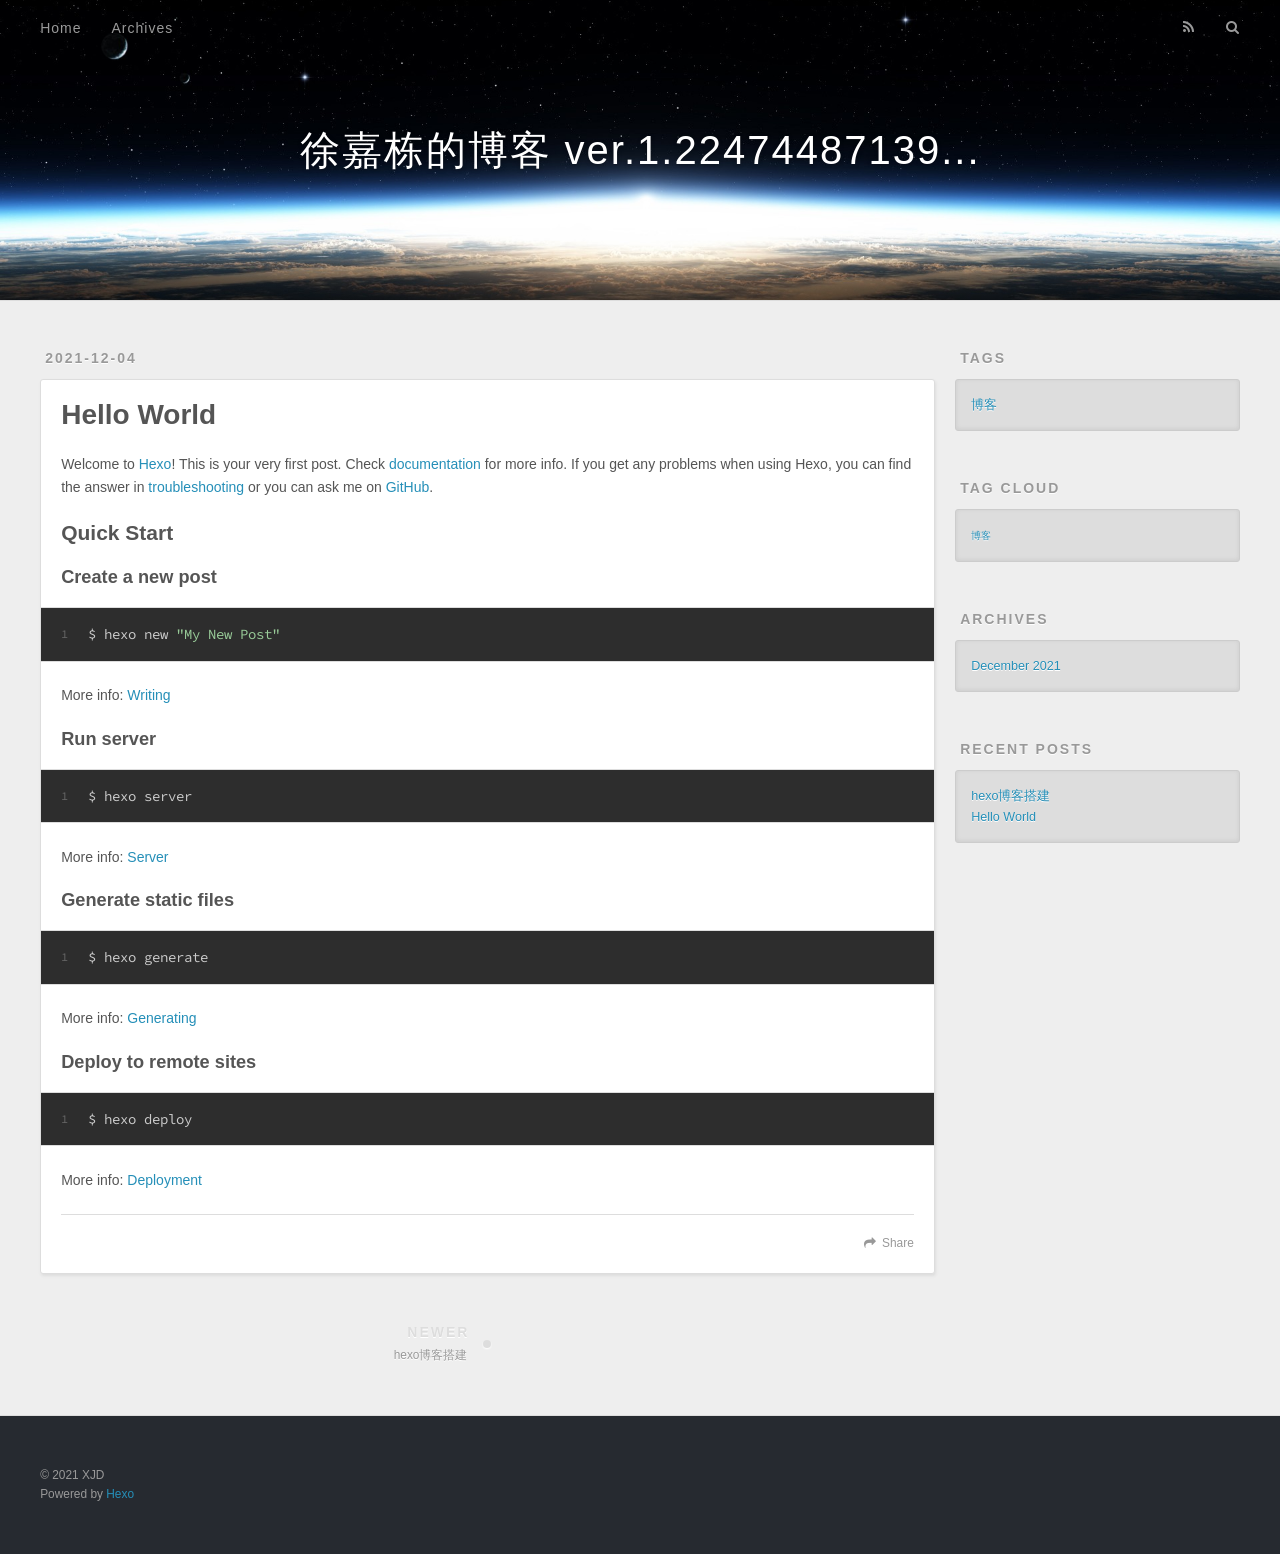
<file: 2021/12/04/hello-world/index.html>
<!DOCTYPE html>
<html>
<head>
  <meta charset="utf-8">
  

  
  <title>Hello World | 徐嘉栋的博客 ver.1.22474487139...</title>
  <meta name="viewport" content="width=device-width, initial-scale=1, maximum-scale=1">
  <meta name="description" content="Welcome to Hexo! This is your very first post. Check documentation for more info. If you get any problems when using Hexo, you can find the answer in troubleshooting or you can ask me on GitHub. Quick">
<meta property="og:type" content="article">
<meta property="og:title" content="Hello World">
<meta property="og:url" content="http://example.com/2021/12/04/hello-world/index.html">
<meta property="og:site_name" content="徐嘉栋的博客 ver.1.22474487139...">
<meta property="og:description" content="Welcome to Hexo! This is your very first post. Check documentation for more info. If you get any problems when using Hexo, you can find the answer in troubleshooting or you can ask me on GitHub. Quick">
<meta property="og:locale">
<meta property="article:published_time" content="2021-12-04T02:25:50.120Z">
<meta property="article:modified_time" content="2021-12-04T02:21:24.053Z">
<meta property="article:author" content="XJD">
<meta name="twitter:card" content="summary">
  
    <link rel="alternate" href="/atom.xml" title="徐嘉栋的博客 ver.1.22474487139..." type="application/atom+xml">
  
  
    <link rel="icon" href="/favicon.png">
  
  
    <link href="//fonts.googleapis.com/css?family=Source+Code+Pro" rel="stylesheet" type="text/css">
  
  
<link rel="stylesheet" href="/css/style.css">

<meta name="generator" content="Hexo 5.4.0"></head>

<body>
  <div id="container">
    <div id="wrap">
      <header id="header">
  <div id="banner"></div>
  <div id="header-outer" class="outer">
    <div id="header-title" class="inner">
      <h1 id="logo-wrap">
        <a href="/" id="logo">徐嘉栋的博客 ver.1.22474487139...</a>
      </h1>
      
    </div>
    <div id="header-inner" class="inner">
      <nav id="main-nav">
        <a id="main-nav-toggle" class="nav-icon"></a>
        
          <a class="main-nav-link" href="/">Home</a>
        
          <a class="main-nav-link" href="/archives">Archives</a>
        
      </nav>
      <nav id="sub-nav">
        
          <a id="nav-rss-link" class="nav-icon" href="/atom.xml" title="RSS Feed"></a>
        
        <a id="nav-search-btn" class="nav-icon" title="Search"></a>
      </nav>
      <div id="search-form-wrap">
        <form action="//google.com/search" method="get" accept-charset="UTF-8" class="search-form"><input type="search" name="q" class="search-form-input" placeholder="Search"><button type="submit" class="search-form-submit">&#xF002;</button><input type="hidden" name="sitesearch" value="http://example.com"></form>
      </div>
    </div>
  </div>
</header>
      <div class="outer">
        <section id="main"><article id="post-hello-world" class="article article-type-post" itemscope itemprop="blogPost">
  <div class="article-meta">
    <a href="/2021/12/04/hello-world/" class="article-date">
  <time datetime="2021-12-04T02:25:50.120Z" itemprop="datePublished">2021-12-04</time>
</a>
    
  </div>
  <div class="article-inner">
    
    
      <header class="article-header">
        
  
    <h1 class="article-title" itemprop="name">
      Hello World
    </h1>
  

      </header>
    
    <div class="article-entry" itemprop="articleBody">
      
        <p>Welcome to <a target="_blank" rel="noopener" href="https://hexo.io/">Hexo</a>! This is your very first post. Check <a target="_blank" rel="noopener" href="https://hexo.io/docs/">documentation</a> for more info. If you get any problems when using Hexo, you can find the answer in <a target="_blank" rel="noopener" href="https://hexo.io/docs/troubleshooting.html">troubleshooting</a> or you can ask me on <a target="_blank" rel="noopener" href="https://github.com/hexojs/hexo/issues">GitHub</a>.</p>
<h2 id="Quick-Start"><a href="#Quick-Start" class="headerlink" title="Quick Start"></a>Quick Start</h2><h3 id="Create-a-new-post"><a href="#Create-a-new-post" class="headerlink" title="Create a new post"></a>Create a new post</h3><figure class="highlight bash"><table><tr><td class="gutter"><pre><span class="line">1</span><br></pre></td><td class="code"><pre><span class="line">$ hexo new <span class="string">&quot;My New Post&quot;</span></span><br></pre></td></tr></table></figure>

<p>More info: <a target="_blank" rel="noopener" href="https://hexo.io/docs/writing.html">Writing</a></p>
<h3 id="Run-server"><a href="#Run-server" class="headerlink" title="Run server"></a>Run server</h3><figure class="highlight bash"><table><tr><td class="gutter"><pre><span class="line">1</span><br></pre></td><td class="code"><pre><span class="line">$ hexo server</span><br></pre></td></tr></table></figure>

<p>More info: <a target="_blank" rel="noopener" href="https://hexo.io/docs/server.html">Server</a></p>
<h3 id="Generate-static-files"><a href="#Generate-static-files" class="headerlink" title="Generate static files"></a>Generate static files</h3><figure class="highlight bash"><table><tr><td class="gutter"><pre><span class="line">1</span><br></pre></td><td class="code"><pre><span class="line">$ hexo generate</span><br></pre></td></tr></table></figure>

<p>More info: <a target="_blank" rel="noopener" href="https://hexo.io/docs/generating.html">Generating</a></p>
<h3 id="Deploy-to-remote-sites"><a href="#Deploy-to-remote-sites" class="headerlink" title="Deploy to remote sites"></a>Deploy to remote sites</h3><figure class="highlight bash"><table><tr><td class="gutter"><pre><span class="line">1</span><br></pre></td><td class="code"><pre><span class="line">$ hexo deploy</span><br></pre></td></tr></table></figure>

<p>More info: <a target="_blank" rel="noopener" href="https://hexo.io/docs/one-command-deployment.html">Deployment</a></p>

      
    </div>
    <footer class="article-footer">
      <a data-url="http://example.com/2021/12/04/hello-world/" data-id="ckwraxebb0000v4vm1s6m74cc" class="article-share-link">Share</a>
      
      
    </footer>
  </div>
  
    
<nav id="article-nav">
  
    <a href="/2021/12/04/hexo%E5%8D%9A%E5%AE%A2%E6%90%AD%E5%BB%BA/" id="article-nav-newer" class="article-nav-link-wrap">
      <strong class="article-nav-caption">Newer</strong>
      <div class="article-nav-title">
        
          hexo博客搭建
        
      </div>
    </a>
  
  
</nav>

  
</article>

</section>
        
          <aside id="sidebar">
  
    

  
    
  <div class="widget-wrap">
    <h3 class="widget-title">Tags</h3>
    <div class="widget">
      <ul class="tag-list" itemprop="keywords"><li class="tag-list-item"><a class="tag-list-link" href="/tags/%E5%8D%9A%E5%AE%A2/" rel="tag">博客</a></li></ul>
    </div>
  </div>


  
    
  <div class="widget-wrap">
    <h3 class="widget-title">Tag Cloud</h3>
    <div class="widget tagcloud">
      <a href="/tags/%E5%8D%9A%E5%AE%A2/" style="font-size: 10px;">博客</a>
    </div>
  </div>

  
    
  <div class="widget-wrap">
    <h3 class="widget-title">Archives</h3>
    <div class="widget">
      <ul class="archive-list"><li class="archive-list-item"><a class="archive-list-link" href="/archives/2021/12/">December 2021</a></li></ul>
    </div>
  </div>


  
    
  <div class="widget-wrap">
    <h3 class="widget-title">Recent Posts</h3>
    <div class="widget">
      <ul>
        
          <li>
            <a href="/2021/12/04/hexo%E5%8D%9A%E5%AE%A2%E6%90%AD%E5%BB%BA/">hexo博客搭建</a>
          </li>
        
          <li>
            <a href="/2021/12/04/hello-world/">Hello World</a>
          </li>
        
      </ul>
    </div>
  </div>

  
</aside>
        
      </div>
      <footer id="footer">
  
  <div class="outer">
    <div id="footer-info" class="inner">
      &copy; 2021 XJD<br>
      Powered by <a href="http://hexo.io/" target="_blank">Hexo</a>
    </div>
  </div>
</footer>
    </div>
    <nav id="mobile-nav">
  
    <a href="/" class="mobile-nav-link">Home</a>
  
    <a href="/archives" class="mobile-nav-link">Archives</a>
  
</nav>
    

<script src="//ajax.googleapis.com/ajax/libs/jquery/2.0.3/jquery.min.js"></script>


  
<link rel="stylesheet" href="/fancybox/jquery.fancybox.css">

  
<script src="/fancybox/jquery.fancybox.pack.js"></script>




<script src="/js/script.js"></script>




  </div>
</body>
</html>
</file>
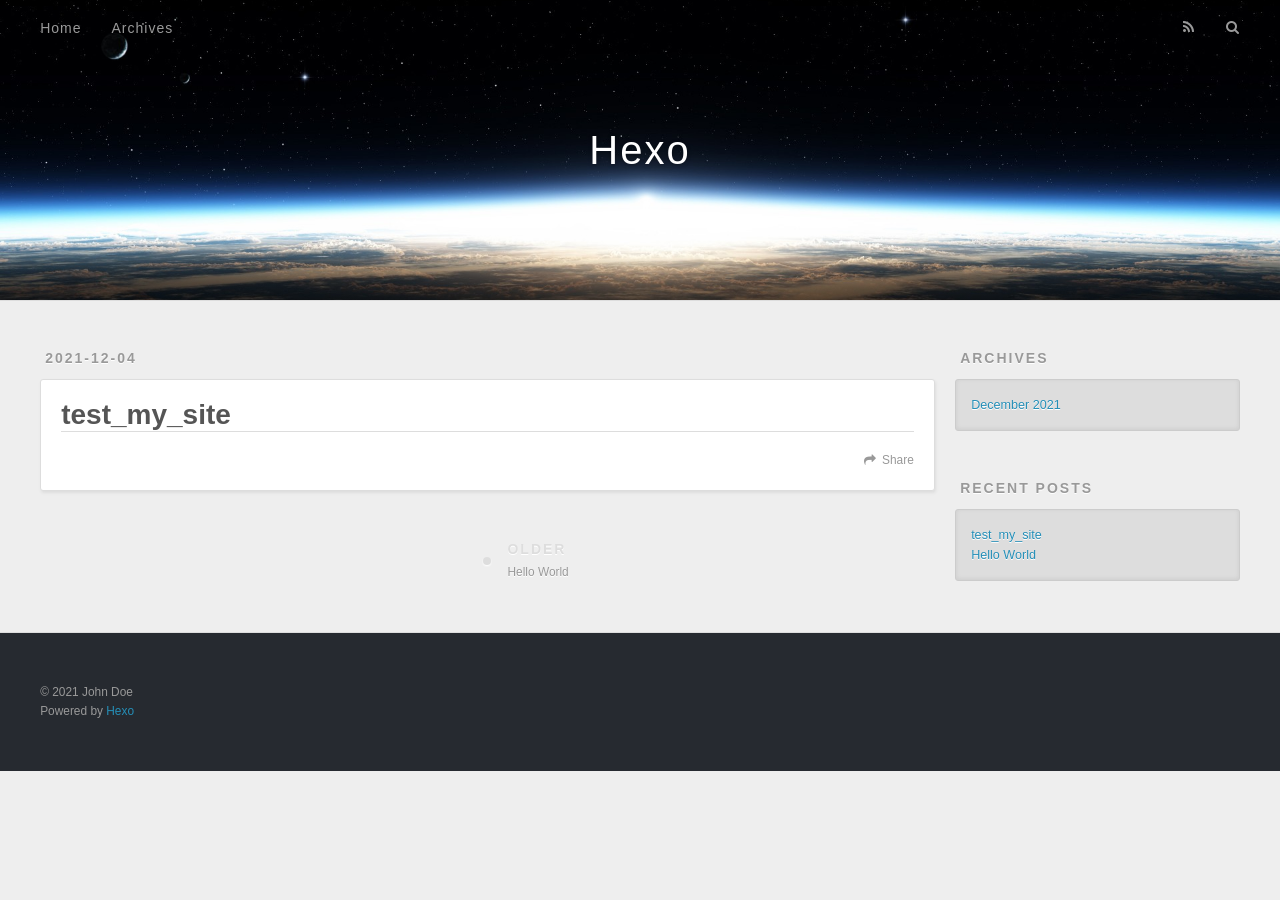
<file: 2021/12/04/test-my-site/index.html>
<!DOCTYPE html>
<html>
<head>
  <meta charset="utf-8">
  

  
  <title>test_my_site | Hexo</title>
  <meta name="viewport" content="width=device-width, initial-scale=1, maximum-scale=1">
  <meta property="og:type" content="article">
<meta property="og:title" content="test_my_site">
<meta property="og:url" content="http://example.com/2021/12/04/test-my-site/index.html">
<meta property="og:site_name" content="Hexo">
<meta property="og:locale" content="en_US">
<meta property="article:published_time" content="2021-12-04T02:26:16.000Z">
<meta property="article:modified_time" content="2021-12-04T02:26:16.751Z">
<meta property="article:author" content="John Doe">
<meta name="twitter:card" content="summary">
  
    <link rel="alternate" href="/atom.xml" title="Hexo" type="application/atom+xml">
  
  
    <link rel="icon" href="/favicon.png">
  
  
    <link href="//fonts.googleapis.com/css?family=Source+Code+Pro" rel="stylesheet" type="text/css">
  
  
<link rel="stylesheet" href="/css/style.css">

<meta name="generator" content="Hexo 5.4.0"></head>

<body>
  <div id="container">
    <div id="wrap">
      <header id="header">
  <div id="banner"></div>
  <div id="header-outer" class="outer">
    <div id="header-title" class="inner">
      <h1 id="logo-wrap">
        <a href="/" id="logo">Hexo</a>
      </h1>
      
    </div>
    <div id="header-inner" class="inner">
      <nav id="main-nav">
        <a id="main-nav-toggle" class="nav-icon"></a>
        
          <a class="main-nav-link" href="/">Home</a>
        
          <a class="main-nav-link" href="/archives">Archives</a>
        
      </nav>
      <nav id="sub-nav">
        
          <a id="nav-rss-link" class="nav-icon" href="/atom.xml" title="RSS Feed"></a>
        
        <a id="nav-search-btn" class="nav-icon" title="Search"></a>
      </nav>
      <div id="search-form-wrap">
        <form action="//google.com/search" method="get" accept-charset="UTF-8" class="search-form"><input type="search" name="q" class="search-form-input" placeholder="Search"><button type="submit" class="search-form-submit">&#xF002;</button><input type="hidden" name="sitesearch" value="http://example.com"></form>
      </div>
    </div>
  </div>
</header>
      <div class="outer">
        <section id="main"><article id="post-test-my-site" class="article article-type-post" itemscope itemprop="blogPost">
  <div class="article-meta">
    <a href="/2021/12/04/test-my-site/" class="article-date">
  <time datetime="2021-12-04T02:26:16.000Z" itemprop="datePublished">2021-12-04</time>
</a>
    
  </div>
  <div class="article-inner">
    
    
      <header class="article-header">
        
  
    <h1 class="article-title" itemprop="name">
      test_my_site
    </h1>
  

      </header>
    
    <div class="article-entry" itemprop="articleBody">
      
        
      
    </div>
    <footer class="article-footer">
      <a data-url="http://example.com/2021/12/04/test-my-site/" data-id="ckwr7wgtp0001w8vmbmzfehmi" class="article-share-link">Share</a>
      
      
    </footer>
  </div>
  
    
<nav id="article-nav">
  
  
    <a href="/2021/12/04/hello-world/" id="article-nav-older" class="article-nav-link-wrap">
      <strong class="article-nav-caption">Older</strong>
      <div class="article-nav-title">Hello World</div>
    </a>
  
</nav>

  
</article>

</section>
        
          <aside id="sidebar">
  
    

  
    

  
    
  
    
  <div class="widget-wrap">
    <h3 class="widget-title">Archives</h3>
    <div class="widget">
      <ul class="archive-list"><li class="archive-list-item"><a class="archive-list-link" href="/archives/2021/12/">December 2021</a></li></ul>
    </div>
  </div>


  
    
  <div class="widget-wrap">
    <h3 class="widget-title">Recent Posts</h3>
    <div class="widget">
      <ul>
        
          <li>
            <a href="/2021/12/04/test-my-site/">test_my_site</a>
          </li>
        
          <li>
            <a href="/2021/12/04/hello-world/">Hello World</a>
          </li>
        
      </ul>
    </div>
  </div>

  
</aside>
        
      </div>
      <footer id="footer">
  
  <div class="outer">
    <div id="footer-info" class="inner">
      &copy; 2021 John Doe<br>
      Powered by <a href="http://hexo.io/" target="_blank">Hexo</a>
    </div>
  </div>
</footer>
    </div>
    <nav id="mobile-nav">
  
    <a href="/" class="mobile-nav-link">Home</a>
  
    <a href="/archives" class="mobile-nav-link">Archives</a>
  
</nav>
    

<script src="//ajax.googleapis.com/ajax/libs/jquery/2.0.3/jquery.min.js"></script>


  
<link rel="stylesheet" href="/fancybox/jquery.fancybox.css">

  
<script src="/fancybox/jquery.fancybox.pack.js"></script>




<script src="/js/script.js"></script>




  </div>
</body>
</html>
</file>
<file: assets/home.css>
:root{--bg:#f8f7f3;--ink:#222b32;--muted:#626c74;--accent:#266057;--line:#dddfd8}
*{box-sizing:border-box}
html{scroll-behavior:smooth;scroll-padding-top:90px}
body{margin:0;background:var(--bg);color:var(--ink);font-family:-apple-system,BlinkMacSystemFont,"Segoe UI",Arial,sans-serif;font-size:15px;line-height:1.75}
a{color:var(--accent);text-decoration:none;text-underline-offset:4px}
a:hover{text-decoration:underline}
a:focus-visible{outline:2px solid var(--accent);outline-offset:5px;border-radius:2px}
.skip{position:fixed;top:-80px;left:20px;background:white;padding:10px;z-index:10}
.skip:focus{top:10px}
.topbar{max-width:1180px;margin:auto;display:flex;justify-content:space-between;align-items:center;padding:23px 40px;border-bottom:1px solid var(--line)}
.wordmark{font-size:20px;font-weight:750;letter-spacing:-1px;color:var(--ink)}
.wordmark span{font-size:12px;font-weight:400;letter-spacing:1px;margin-left:12px;color:var(--muted)}
nav{display:flex;gap:26px;align-items:center}
nav a{font-size:13px;color:var(--ink)}
.layout{max-width:1180px;margin:auto;padding:48px 40px 0;display:grid;grid-template-columns:245px minmax(0,1fr);gap:75px}
.profile{align-self:start;position:sticky;top:30px}
.portrait{display:block;width:170px;height:auto;border-radius:5px}
h1{font-size:29px;line-height:1.2;letter-spacing:-1px;margin:24px 0 18px}
h1 span{display:block;font-size:17px;font-weight:400;letter-spacing:5px;color:var(--muted);margin-top:12px}
.role{font-size:14px;line-height:1.6;font-weight:500}
.affiliation{font-size:13px;line-height:1.7}
.affiliation span{display:block;color:var(--muted);margin-top:10px;font-size:12px}
.location{font-size:12px;color:var(--muted);margin:22px 0}
.location span{margin-right:6px}
.profile-links{display:grid;gap:6px;border-top:1px solid var(--line);padding-top:18px}
.profile-links a{display:flex;justify-content:space-between;align-items:center;max-width:205px;font-size:13px}
section{margin-bottom:52px}
.intro h2,.contact h2{font:400 29px Georgia,serif;letter-spacing:-.6px;margin:0 0 20px}
.intro p{color:#505b63}
.interests{display:flex;flex-wrap:wrap;gap:7px 9px;margin-top:27px}
.interests span{font-size:11px;border:1px solid #d7ddd4;border-radius:4px;padding:4px 9px;color:var(--accent)}
.section-heading{display:flex;align-items:baseline;justify-content:space-between;border-bottom:1px solid var(--line);padding-bottom:14px;gap:12px}
.section-heading h2{font:400 29px Georgia,serif;letter-spacing:-.6px;margin:0}
.section-heading>span{font-size:10px;text-transform:uppercase;letter-spacing:1px;color:var(--muted)}
.section-note{font-size:11px;color:var(--muted);margin:12px 0 6px}
.section-note span{white-space:nowrap}
.paper{padding:26px 0 28px;border-bottom:1px solid var(--line)}
.paper-label{display:flex;justify-content:space-between;align-items:center;margin-bottom:10px}
.venue{font-size:10px;font-weight:650;letter-spacing:.5px;text-transform:uppercase;color:var(--accent)}
.pending{color:#796348}
.paper-year{font-size:11px;color:var(--muted)}
.paper h3{font-size:22px;font-weight:650;line-height:1.3;letter-spacing:-.5px;margin:0 0 5px}
.paper-title{font-size:15px;line-height:1.55;font-weight:500;margin:0 0 10px}
.authors{font-size:11px;line-height:1.8;color:var(--muted);margin:0 0 12px}
.authors strong{color:var(--ink);font-weight:650}
.abstract{font-size:13px;line-height:1.75;color:#536069;margin:10px 0}
.paper-links{display:flex;gap:19px;margin-top:13px;font-size:11px;font-weight:600}
.paper-links>span{color:var(--muted);font-weight:400}
.paper:last-child{border-bottom:0}
.education-row{display:grid;grid-template-columns:115px minmax(0,1fr);gap:20px;margin-top:25px}
.date{font-size:11px;color:var(--muted);padding-top:3px}
.education-row h3{font-size:14px;line-height:1.6;margin:0;font-weight:600}
.education-row p{font-size:12px;line-height:1.7;margin:4px 0}
.muted{color:var(--muted)}
.honor{font-size:10px;color:var(--accent);margin-left:7px}
.contact{border-top:1px solid var(--line);padding-top:28px;margin-bottom:40px}
.email{font-size:15px;overflow-wrap:anywhere}
.email span{margin-left:8px}
footer{display:flex;gap:20px;flex-wrap:wrap;justify-content:space-between;border-top:1px solid var(--line);padding:22px 0 30px;font-size:10px;color:var(--muted)}
@media(min-width:1500px){.layout{gap:95px;padding-top:60px}}
@media(max-width:900px){
 .layout{gap:40px;grid-template-columns:200px minmax(0,1fr);padding:40px 28px 0}
 .topbar{padding:20px 28px}
 .profile-links a{max-width:180px}
}
@media(max-width:650px){
 .topbar{padding:18px 22px}
 .wordmark span{display:none}
 nav{gap:14px}
 nav a{font-size:11px}
 .layout{display:block;padding:30px 22px 0}
 .profile{position:static;display:grid;grid-template-columns:88px minmax(0,1fr);column-gap:20px;margin-bottom:32px;border-bottom:1px solid var(--line);padding-bottom:24px}
 .portrait{width:88px;grid-row:1/3}
 h1{margin:4px 0 0;font-size:25px}
 h1 span{display:block;margin-top:7px;font-size:13px;letter-spacing:2px}
 .role{margin:9px 0 0;font-size:12px}
 .affiliation{grid-column:1/-1;margin:18px 0 8px;font-size:12px}
 .affiliation span{font-size:11px;margin-top:2px}
 .location{display:none}
 .profile-links{grid-column:1/-1;display:grid;gap:6px;border:0;padding-top:10px}
 .profile-links a{gap:10px;font-size:12px}
 .intro p{font-size:14px}
 section{margin-bottom:40px}
 .intro h2,.contact h2,.section-heading h2{font-size:26px}
 .section-heading>span{font-size:9px}
 .paper h3{font-size:21px}
 .paper-title{font-size:14px}
 .education-row{grid-template-columns:1fr;gap:3px;margin-top:23px}
 .date{font-size:10px}
 footer{gap:10px 18px}
 footer>span{flex-basis:100%}
}
@media(prefers-reduced-motion:reduce){html{scroll-behavior:auto}}
@media print{
 .topbar,.profile-links,footer,.skip{display:none}
 .layout{display:block;padding:0}
 .profile{position:static;margin-bottom:25px}
 .portrait{width:90px;float:right}
 .profile h1 span{display:inline;margin-left:15px}
 .affiliation,.role{display:inline}
 body{background:white;font-size:11px}
 .paper,section{break-inside:avoid}
 .paper{padding:15px 0}
 section{margin-bottom:25px}
 .contact{display:none}
}
</file>
<file: css/style.css>
body {
  width: 100%;
}
body:before,
body:after {
  content: "";
  display: table;
}
body:after {
  clear: both;
}
html,
body,
div,
span,
applet,
object,
iframe,
h1,
h2,
h3,
h4,
h5,
h6,
p,
blockquote,
pre,
a,
abbr,
acronym,
address,
big,
cite,
code,
del,
dfn,
em,
img,
ins,
kbd,
q,
s,
samp,
small,
strike,
strong,
sub,
sup,
tt,
var,
dl,
dt,
dd,
ol,
ul,
li,
fieldset,
form,
label,
legend,
table,
caption,
tbody,
tfoot,
thead,
tr,
th,
td {
  margin: 0;
  padding: 0;
  border: 0;
  outline: 0;
  font-weight: inherit;
  font-style: inherit;
  font-family: inherit;
  font-size: 100%;
  vertical-align: baseline;
}
body {
  line-height: 1;
  color: #000;
  background: #fff;
}
ol,
ul {
  list-style: none;
}
table {
  border-collapse: separate;
  border-spacing: 0;
  vertical-align: middle;
}
caption,
th,
td {
  text-align: left;
  font-weight: normal;
  vertical-align: middle;
}
a img {
  border: none;
}
input,
button {
  margin: 0;
  padding: 0;
}
input::-moz-focus-inner,
button::-moz-focus-inner {
  border: 0;
  padding: 0;
}
@font-face {
  font-family: FontAwesome;
  font-style: normal;
  font-weight: normal;
  src: url("fonts/fontawesome-webfont.eot?v=#4.0.3");
  src: url("fonts/fontawesome-webfont.eot?#iefix&v=#4.0.3") format("embedded-opentype"), url("fonts/fontawesome-webfont.woff?v=#4.0.3") format("woff"), url("fonts/fontawesome-webfont.ttf?v=#4.0.3") format("truetype"), url("fonts/fontawesome-webfont.svg#fontawesomeregular?v=#4.0.3") format("svg");
}
html,
body,
#container {
  height: 100%;
}
body {
  background: #eee;
  font: 14px -apple-system, BlinkMacSystemFont, "Segoe UI", "Roboto", "Oxygen", "Ubuntu", "Cantarell", "Fira Sans", "Droid Sans", "Helvetica Neue", sans-serif;
  -webkit-text-size-adjust: 100%;
}
.outer {
  max-width: 1220px;
  margin: 0 auto;
  padding: 0 20px;
}
.outer:before,
.outer:after {
  content: "";
  display: table;
}
.outer:after {
  clear: both;
}
.inner {
  display: inline;
  float: left;
  width: 98.33333333333333%;
  margin: 0 0.833333333333333%;
}
.left,
.alignleft {
  float: left;
}
.right,
.alignright {
  float: right;
}
.clear {
  clear: both;
}
#container {
  position: relative;
}
.mobile-nav-on {
  overflow: hidden;
}
#wrap {
  height: 100%;
  width: 100%;
  position: absolute;
  top: 0;
  left: 0;
  -webkit-transition: 0.2s ease-out;
  -moz-transition: 0.2s ease-out;
  -ms-transition: 0.2s ease-out;
  transition: 0.2s ease-out;
  z-index: 1;
  background: #eee;
}
.mobile-nav-on #wrap {
  left: 280px;
}
@media screen and (min-width: 768px) {
  #main {
    display: inline;
    float: left;
    width: 73.33333333333333%;
    margin: 0 0.833333333333333%;
  }
}
.article-date,
.article-category-link,
.archive-year,
.widget-title {
  text-decoration: none;
  text-transform: uppercase;
  letter-spacing: 2px;
  color: #999;
  margin-bottom: 1em;
  margin-left: 5px;
  line-height: 1em;
  text-shadow: 0 1px #fff;
  font-weight: bold;
}
.article-inner,
.archive-article-inner {
  background: #fff;
  -webkit-box-shadow: 1px 2px 3px #ddd;
  box-shadow: 1px 2px 3px #ddd;
  border: 1px solid #ddd;
  border-radius: 3px;
}
.article-entry h1,
.widget h1 {
  font-size: 2em;
}
.article-entry h2,
.widget h2 {
  font-size: 1.5em;
}
.article-entry h3,
.widget h3 {
  font-size: 1.3em;
}
.article-entry h4,
.widget h4 {
  font-size: 1.2em;
}
.article-entry h5,
.widget h5 {
  font-size: 1em;
}
.article-entry h6,
.widget h6 {
  font-size: 1em;
  color: #999;
}
.article-entry hr,
.widget hr {
  border: 1px dashed #ddd;
}
.article-entry strong,
.widget strong {
  font-weight: bold;
}
.article-entry em,
.widget em,
.article-entry cite,
.widget cite {
  font-style: italic;
}
.article-entry sup,
.widget sup,
.article-entry sub,
.widget sub {
  font-size: 0.75em;
  line-height: 0;
  position: relative;
  vertical-align: baseline;
}
.article-entry sup,
.widget sup {
  top: -0.5em;
}
.article-entry sub,
.widget sub {
  bottom: -0.2em;
}
.article-entry small,
.widget small {
  font-size: 0.85em;
}
.article-entry acronym,
.widget acronym,
.article-entry abbr,
.widget abbr {
  border-bottom: 1px dotted;
}
.article-entry ul,
.widget ul,
.article-entry ol,
.widget ol,
.article-entry dl,
.widget dl {
  margin: 0 20px;
  line-height: 1.6em;
}
.article-entry ul ul,
.widget ul ul,
.article-entry ol ul,
.widget ol ul,
.article-entry ul ol,
.widget ul ol,
.article-entry ol ol,
.widget ol ol {
  margin-top: 0;
  margin-bottom: 0;
}
.article-entry ul,
.widget ul {
  list-style: disc;
}
.article-entry ol,
.widget ol {
  list-style: decimal;
}
.article-entry dt,
.widget dt {
  font-weight: bold;
}
#header {
  height: 300px;
  position: relative;
  border-bottom: 1px solid #ddd;
}
#header:before,
#header:after {
  content: "";
  position: absolute;
  left: 0;
  right: 0;
  height: 40px;
}
#header:before {
  top: 0;
  background: -webkit-linear-gradient(rgba(0,0,0,0.2), transparent);
  background: -moz-linear-gradient(rgba(0,0,0,0.2), transparent);
  background: -ms-linear-gradient(rgba(0,0,0,0.2), transparent);
  background: linear-gradient(rgba(0,0,0,0.2), transparent);
}
#header:after {
  bottom: 0;
  background: -webkit-linear-gradient(transparent, rgba(0,0,0,0.2));
  background: -moz-linear-gradient(transparent, rgba(0,0,0,0.2));
  background: -ms-linear-gradient(transparent, rgba(0,0,0,0.2));
  background: linear-gradient(transparent, rgba(0,0,0,0.2));
}
#header-outer {
  height: 100%;
  position: relative;
}
#header-inner {
  position: relative;
  overflow: hidden;
}
#banner {
  position: absolute;
  top: 0;
  left: 0;
  width: 100%;
  height: 100%;
  background: url("images/banner.jpg") center #000;
  -webkit-background-size: cover;
  -moz-background-size: cover;
  background-size: cover;
  z-index: -1;
}
#header-title {
  text-align: center;
  height: 40px;
  position: absolute;
  top: 50%;
  left: 0;
  margin-top: -20px;
}
#logo,
#subtitle {
  text-decoration: none;
  color: #fff;
  font-weight: 300;
  text-shadow: 0 1px 4px rgba(0,0,0,0.3);
}
#logo {
  font-size: 40px;
  line-height: 40px;
  letter-spacing: 2px;
}
#subtitle {
  font-size: 16px;
  line-height: 16px;
  letter-spacing: 1px;
}
#subtitle-wrap {
  margin-top: 16px;
}
#main-nav {
  float: left;
  margin-left: -15px;
}
.nav-icon,
.main-nav-link {
  float: left;
  color: #fff;
  opacity: 0.6;
  text-decoration: none;
  text-shadow: 0 1px rgba(0,0,0,0.2);
  -webkit-transition: opacity 0.2s;
  -moz-transition: opacity 0.2s;
  -ms-transition: opacity 0.2s;
  transition: opacity 0.2s;
  display: block;
  padding: 20px 15px;
}
.nav-icon:hover,
.main-nav-link:hover {
  opacity: 1;
}
.nav-icon {
  font-family: FontAwesome;
  text-align: center;
  font-size: 14px;
  width: 14px;
  height: 14px;
  padding: 20px 15px;
  position: relative;
  cursor: pointer;
}
.main-nav-link {
  font-weight: 300;
  letter-spacing: 1px;
}
@media screen and (max-width: 479px) {
  .main-nav-link {
    display: none;
  }
}
#main-nav-toggle {
  display: none;
}
#main-nav-toggle:before {
  content: "\f0c9";
}
@media screen and (max-width: 479px) {
  #main-nav-toggle {
    display: block;
  }
}
#sub-nav {
  float: right;
  margin-right: -15px;
}
#nav-rss-link:before {
  content: "\f09e";
}
#nav-search-btn:before {
  content: "\f002";
}
#search-form-wrap {
  position: absolute;
  top: 15px;
  width: 150px;
  height: 30px;
  right: -150px;
  opacity: 0;
  -webkit-transition: 0.2s ease-out;
  -moz-transition: 0.2s ease-out;
  -ms-transition: 0.2s ease-out;
  transition: 0.2s ease-out;
}
#search-form-wrap.on {
  opacity: 1;
  right: 0;
}
@media screen and (max-width: 479px) {
  #search-form-wrap {
    width: 100%;
    right: -100%;
  }
}
.search-form {
  position: absolute;
  top: 0;
  left: 0;
  right: 0;
  background: #fff;
  padding: 5px 15px;
  border-radius: 15px;
  -webkit-box-shadow: 0 0 10px rgba(0,0,0,0.3);
  box-shadow: 0 0 10px rgba(0,0,0,0.3);
}
.search-form-input {
  border: none;
  background: none;
  color: #555;
  width: 100%;
  font: 13px -apple-system, BlinkMacSystemFont, "Segoe UI", "Roboto", "Oxygen", "Ubuntu", "Cantarell", "Fira Sans", "Droid Sans", "Helvetica Neue", sans-serif;
  outline: none;
}
.search-form-input::-webkit-search-results-decoration,
.search-form-input::-webkit-search-cancel-button {
  -webkit-appearance: none;
}
.search-form-submit {
  position: absolute;
  top: 50%;
  right: 10px;
  margin-top: -7px;
  font: 13px FontAwesome;
  border: none;
  background: none;
  color: #bbb;
  cursor: pointer;
}
.search-form-submit:hover,
.search-form-submit:focus {
  color: #777;
}
.article {
  margin: 50px 0;
}
.article-inner {
  overflow: hidden;
}
.article-meta:before,
.article-meta:after {
  content: "";
  display: table;
}
.article-meta:after {
  clear: both;
}
.article-date {
  float: left;
}
.article-category {
  float: left;
  line-height: 1em;
  color: #ccc;
  text-shadow: 0 1px #fff;
  margin-left: 8px;
}
.article-category:before {
  content: "\2022";
}
.article-category-link {
  margin: 0 12px 1em;
}
.article-header {
  padding: 20px 20px 0;
}
.article-title {
  text-decoration: none;
  font-size: 2em;
  font-weight: bold;
  color: #555;
  line-height: 1.1em;
  -webkit-transition: color 0.2s;
  -moz-transition: color 0.2s;
  -ms-transition: color 0.2s;
  transition: color 0.2s;
}
a.article-title:hover {
  color: #258fb8;
}
.article-entry {
  color: #555;
  padding: 0 20px;
}
.article-entry:before,
.article-entry:after {
  content: "";
  display: table;
}
.article-entry:after {
  clear: both;
}
.article-entry p,
.article-entry table {
  line-height: 1.6em;
  margin: 1.6em 0;
}
.article-entry h1,
.article-entry h2,
.article-entry h3,
.article-entry h4,
.article-entry h5,
.article-entry h6 {
  font-weight: bold;
}
.article-entry h1,
.article-entry h2,
.article-entry h3,
.article-entry h4,
.article-entry h5,
.article-entry h6 {
  line-height: 1.1em;
  margin: 1.1em 0;
}
.article-entry a {
  color: #258fb8;
  text-decoration: none;
}
.article-entry a:hover {
  text-decoration: underline;
}
.article-entry ul,
.article-entry ol,
.article-entry dl {
  margin-top: 1.6em;
  margin-bottom: 1.6em;
}
.article-entry img,
.article-entry video {
  max-width: 100%;
  height: auto;
  display: block;
  margin: auto;
}
.article-entry iframe {
  border: none;
}
.article-entry table {
  width: 100%;
  border-collapse: collapse;
  border-spacing: 0;
}
.article-entry th {
  font-weight: bold;
  border-bottom: 3px solid #ddd;
  padding-bottom: 0.5em;
}
.article-entry td {
  border-bottom: 1px solid #ddd;
  padding: 10px 0;
}
.article-entry blockquote {
  font-family: Georgia, "Times New Roman", serif;
  font-size: 1.4em;
  margin: 1.6em 20px;
  text-align: center;
}
.article-entry blockquote footer {
  font-size: 14px;
  margin: 1.6em 0;
  font-family: -apple-system, BlinkMacSystemFont, "Segoe UI", "Roboto", "Oxygen", "Ubuntu", "Cantarell", "Fira Sans", "Droid Sans", "Helvetica Neue", sans-serif;
}
.article-entry blockquote footer cite:before {
  content: "—";
  padding: 0 0.5em;
}
.article-entry .pullquote {
  text-align: left;
  width: 45%;
  margin: 0;
}
.article-entry .pullquote.left {
  margin-left: 0.5em;
  margin-right: 1em;
}
.article-entry .pullquote.right {
  margin-right: 0.5em;
  margin-left: 1em;
}
.article-entry .caption {
  color: #999;
  display: block;
  font-size: 0.9em;
  margin-top: 0.5em;
  position: relative;
  text-align: center;
}
.article-entry .video-container {
  position: relative;
  padding-top: 56.25%;
  height: 0;
  overflow: hidden;
}
.article-entry .video-container iframe,
.article-entry .video-container object,
.article-entry .video-container embed {
  position: absolute;
  top: 0;
  left: 0;
  width: 100%;
  height: 100%;
  margin-top: 0;
}
.article-more-link a {
  display: inline-block;
  line-height: 1em;
  padding: 6px 15px;
  border-radius: 15px;
  background: #eee;
  color: #999;
  text-shadow: 0 1px #fff;
  text-decoration: none;
}
.article-more-link a:hover {
  background: #258fb8;
  color: #fff;
  text-decoration: none;
  text-shadow: 0 1px #1e7293;
}
.article-footer {
  font-size: 0.85em;
  line-height: 1.6em;
  border-top: 1px solid #ddd;
  padding-top: 1.6em;
  margin: 0 20px 20px;
}
.article-footer:before,
.article-footer:after {
  content: "";
  display: table;
}
.article-footer:after {
  clear: both;
}
.article-footer a {
  color: #999;
  text-decoration: none;
}
.article-footer a:hover {
  color: #555;
}
.article-tag-list-item {
  float: left;
  margin-right: 10px;
}
.article-tag-list-link:before {
  content: "#";
}
.article-comment-link {
  float: right;
}
.article-comment-link:before {
  content: "\f075";
  font-family: FontAwesome;
  padding-right: 8px;
}
.article-share-link {
  cursor: pointer;
  float: right;
  margin-left: 20px;
}
.article-share-link:before {
  content: "\f064";
  font-family: FontAwesome;
  padding-right: 6px;
}
#article-nav {
  position: relative;
}
#article-nav:before,
#article-nav:after {
  content: "";
  display: table;
}
#article-nav:after {
  clear: both;
}
@media screen and (min-width: 768px) {
  #article-nav {
    margin: 50px 0;
  }
  #article-nav:before {
    width: 8px;
    height: 8px;
    position: absolute;
    top: 50%;
    left: 50%;
    margin-top: -4px;
    margin-left: -4px;
    content: "";
    border-radius: 50%;
    background: #ddd;
    -webkit-box-shadow: 0 1px 2px #fff;
    box-shadow: 0 1px 2px #fff;
  }
}
.article-nav-link-wrap {
  text-decoration: none;
  text-shadow: 0 1px #fff;
  color: #999;
  -webkit-box-sizing: border-box;
  -moz-box-sizing: border-box;
  box-sizing: border-box;
  margin-top: 50px;
  text-align: center;
  display: block;
}
.article-nav-link-wrap:hover {
  color: #555;
}
@media screen and (min-width: 768px) {
  .article-nav-link-wrap {
    width: 50%;
    margin-top: 0;
  }
}
@media screen and (min-width: 768px) {
  #article-nav-newer {
    float: left;
    text-align: right;
    padding-right: 20px;
  }
}
@media screen and (min-width: 768px) {
  #article-nav-older {
    float: right;
    text-align: left;
    padding-left: 20px;
  }
}
.article-nav-caption {
  text-transform: uppercase;
  letter-spacing: 2px;
  color: #ddd;
  line-height: 1em;
  font-weight: bold;
}
#article-nav-newer .article-nav-caption {
  margin-right: -2px;
}
.article-nav-title {
  font-size: 0.85em;
  line-height: 1.6em;
  margin-top: 0.5em;
}
.article-share-box {
  position: absolute;
  display: none;
  background: #fff;
  -webkit-box-shadow: 1px 2px 10px rgba(0,0,0,0.2);
  box-shadow: 1px 2px 10px rgba(0,0,0,0.2);
  border-radius: 3px;
  margin-left: -145px;
  overflow: hidden;
  z-index: 1;
}
.article-share-box.on {
  display: block;
}
.article-share-input {
  width: 100%;
  background: none;
  -webkit-box-sizing: border-box;
  -moz-box-sizing: border-box;
  box-sizing: border-box;
  font: 14px -apple-system, BlinkMacSystemFont, "Segoe UI", "Roboto", "Oxygen", "Ubuntu", "Cantarell", "Fira Sans", "Droid Sans", "Helvetica Neue", sans-serif;
  padding: 0 15px;
  color: #555;
  outline: none;
  border: 1px solid #ddd;
  border-radius: 3px 3px 0 0;
  height: 36px;
  line-height: 36px;
}
.article-share-links {
  background: #eee;
}
.article-share-links:before,
.article-share-links:after {
  content: "";
  display: table;
}
.article-share-links:after {
  clear: both;
}
.article-share-twitter,
.article-share-facebook,
.article-share-pinterest,
.article-share-google {
  width: 50px;
  height: 36px;
  display: block;
  float: left;
  position: relative;
  color: #999;
  text-shadow: 0 1px #fff;
}
.article-share-twitter:before,
.article-share-facebook:before,
.article-share-pinterest:before,
.article-share-google:before {
  font-size: 20px;
  font-family: FontAwesome;
  width: 20px;
  height: 20px;
  position: absolute;
  top: 50%;
  left: 50%;
  margin-top: -10px;
  margin-left: -10px;
  text-align: center;
}
.article-share-twitter:hover,
.article-share-facebook:hover,
.article-share-pinterest:hover,
.article-share-google:hover {
  color: #fff;
}
.article-share-twitter:before {
  content: "\f099";
}
.article-share-twitter:hover {
  background: #00aced;
  text-shadow: 0 1px #008abe;
}
.article-share-facebook:before {
  content: "\f09a";
}
.article-share-facebook:hover {
  background: #3b5998;
  text-shadow: 0 1px #2f477a;
}
.article-share-pinterest:before {
  content: "\f0d2";
}
.article-share-pinterest:hover {
  background: #cb2027;
  text-shadow: 0 1px #a21a1f;
}
.article-share-google:before {
  content: "\f0d5";
}
.article-share-google:hover {
  background: #dd4b39;
  text-shadow: 0 1px #be3221;
}
.article-gallery {
  background: #000;
  position: relative;
}
.article-gallery-photos {
  position: relative;
  overflow: hidden;
}
.article-gallery-img {
  display: none;
  max-width: 100%;
}
.article-gallery-img:first-child {
  display: block;
}
.article-gallery-img.loaded {
  position: absolute;
  display: block;
}
.article-gallery-img img {
  display: block;
  max-width: 100%;
  margin: 0 auto;
}
#comments {
  background: #fff;
  -webkit-box-shadow: 1px 2px 3px #ddd;
  box-shadow: 1px 2px 3px #ddd;
  padding: 20px;
  border: 1px solid #ddd;
  border-radius: 3px;
  margin: 50px 0;
}
#comments a {
  color: #258fb8;
}
.archives-wrap {
  margin: 50px 0;
}
.archives:before,
.archives:after {
  content: "";
  display: table;
}
.archives:after {
  clear: both;
}
.archive-year-wrap {
  margin-bottom: 1em;
}
.archives {
  -webkit-column-gap: 10px;
  -moz-column-gap: 10px;
  column-gap: 10px;
}
@media screen and (min-width: 480px) and (max-width: 767px) {
  .archives {
    -webkit-column-count: 2;
    -moz-column-count: 2;
    column-count: 2;
  }
}
@media screen and (min-width: 768px) {
  .archives {
    -webkit-column-count: 3;
    -moz-column-count: 3;
    column-count: 3;
  }
}
.archive-article {
  -webkit-column-break-inside: avoid;
  page-break-inside: avoid;
  overflow: hidden;
  break-inside: avoid-column;
}
.archive-article-inner {
  padding: 10px;
  margin-bottom: 15px;
}
.archive-article-title {
  text-decoration: none;
  font-weight: bold;
  color: #555;
  -webkit-transition: color 0.2s;
  -moz-transition: color 0.2s;
  -ms-transition: color 0.2s;
  transition: color 0.2s;
  line-height: 1.6em;
}
.archive-article-title:hover {
  color: #258fb8;
}
.archive-article-footer {
  margin-top: 1em;
}
.archive-article-date {
  color: #999;
  text-decoration: none;
  font-size: 0.85em;
  line-height: 1em;
  margin-bottom: 0.5em;
  display: block;
}
#page-nav {
  margin: 50px auto;
  background: #fff;
  -webkit-box-shadow: 1px 2px 3px #ddd;
  box-shadow: 1px 2px 3px #ddd;
  border: 1px solid #ddd;
  border-radius: 3px;
  text-align: center;
  color: #999;
  overflow: hidden;
}
#page-nav:before,
#page-nav:after {
  content: "";
  display: table;
}
#page-nav:after {
  clear: both;
}
#page-nav a,
#page-nav span {
  padding: 10px 20px;
  line-height: 1;
  height: 2ex;
}
#page-nav a {
  color: #999;
  text-decoration: none;
}
#page-nav a:hover {
  background: #999;
  color: #fff;
}
#page-nav .prev {
  float: left;
}
#page-nav .next {
  float: right;
}
#page-nav .page-number {
  display: inline-block;
}
@media screen and (max-width: 479px) {
  #page-nav .page-number {
    display: none;
  }
}
#page-nav .current {
  color: #555;
  font-weight: bold;
}
#page-nav .space {
  color: #ddd;
}
#footer {
  background: #262a30;
  padding: 50px 0;
  border-top: 1px solid #ddd;
  color: #999;
}
#footer a {
  color: #258fb8;
  text-decoration: none;
}
#footer a:hover {
  text-decoration: underline;
}
#footer-info {
  line-height: 1.6em;
  font-size: 0.85em;
}
.article-entry pre,
.article-entry .highlight {
  background: #2d2d2d;
  margin: 0 -20px;
  padding: 15px 20px;
  border-style: solid;
  border-color: #ddd;
  border-width: 1px 0;
  overflow: auto;
  color: #ccc;
  line-height: 22.400000000000002px;
}
.article-entry .highlight .gutter pre,
.article-entry .gist .gist-file .gist-data .line-numbers {
  color: #666;
  font-size: 0.85em;
}
.article-entry pre,
.article-entry code {
  font-family: "Source Code Pro", Consolas, Monaco, Menlo, Consolas, monospace;
}
.article-entry code {
  background: #eee;
  text-shadow: 0 1px #fff;
  padding: 0 0.3em;
}
.article-entry pre code {
  background: none;
  text-shadow: none;
  padding: 0;
}
.article-entry .highlight pre {
  border: none;
  margin: 0;
  padding: 0;
}
.article-entry .highlight table {
  margin: 0;
  width: auto;
}
.article-entry .highlight td {
  border: none;
  padding: 0;
}
.article-entry .highlight figcaption {
  font-size: 0.85em;
  color: #999;
  line-height: 1em;
  margin-bottom: 1em;
}
.article-entry .highlight figcaption:before,
.article-entry .highlight figcaption:after {
  content: "";
  display: table;
}
.article-entry .highlight figcaption:after {
  clear: both;
}
.article-entry .highlight figcaption a {
  float: right;
}
.article-entry .highlight .gutter pre {
  text-align: right;
  padding-right: 20px;
}
.article-entry .highlight .line {
  height: 22.400000000000002px;
}
.article-entry .highlight .line.marked {
  background: #515151;
}
.article-entry .gist {
  margin: 0 -20px;
  border-style: solid;
  border-color: #ddd;
  border-width: 1px 0;
  background: #2d2d2d;
  padding: 15px 20px 15px 0;
}
.article-entry .gist .gist-file {
  border: none;
  font-family: "Source Code Pro", Consolas, Monaco, Menlo, Consolas, monospace;
  margin: 0;
}
.article-entry .gist .gist-file .gist-data {
  background: none;
  border: none;
}
.article-entry .gist .gist-file .gist-data .line-numbers {
  background: none;
  border: none;
  padding: 0 20px 0 0;
}
.article-entry .gist .gist-file .gist-data .line-data {
  padding: 0 !important;
}
.article-entry .gist .gist-file .highlight {
  margin: 0;
  padding: 0;
  border: none;
}
.article-entry .gist .gist-file .gist-meta {
  background: #2d2d2d;
  color: #999;
  font: 0.85em -apple-system, BlinkMacSystemFont, "Segoe UI", "Roboto", "Oxygen", "Ubuntu", "Cantarell", "Fira Sans", "Droid Sans", "Helvetica Neue", sans-serif;
  text-shadow: 0 0;
  padding: 0;
  margin-top: 1em;
  margin-left: 20px;
}
.article-entry .gist .gist-file .gist-meta a {
  color: #258fb8;
  font-weight: normal;
}
.article-entry .gist .gist-file .gist-meta a:hover {
  text-decoration: underline;
}
pre .comment,
pre .title {
  color: #999;
}
pre .variable,
pre .attribute,
pre .tag,
pre .regexp,
pre .ruby .constant,
pre .xml .tag .title,
pre .xml .pi,
pre .xml .doctype,
pre .html .doctype,
pre .css .id,
pre .css .class,
pre .css .pseudo {
  color: #f2777a;
}
pre .number,
pre .preprocessor,
pre .built_in,
pre .literal,
pre .params,
pre .constant {
  color: #f99157;
}
pre .class,
pre .ruby .class .title,
pre .css .rules .attribute {
  color: #9c9;
}
pre .string,
pre .value,
pre .inheritance,
pre .header,
pre .ruby .symbol,
pre .xml .cdata {
  color: #9c9;
}
pre .css .hexcolor {
  color: #6cc;
}
pre .function,
pre .python .decorator,
pre .python .title,
pre .ruby .function .title,
pre .ruby .title .keyword,
pre .perl .sub,
pre .javascript .title,
pre .coffeescript .title {
  color: #69c;
}
pre .keyword,
pre .javascript .function {
  color: #c9c;
}
@media screen and (max-width: 479px) {
  #mobile-nav {
    position: absolute;
    top: 0;
    left: 0;
    width: 280px;
    height: 100%;
    background: #191919;
    border-right: 1px solid #fff;
  }
}
@media screen and (max-width: 479px) {
  .mobile-nav-link {
    display: block;
    color: #999;
    text-decoration: none;
    padding: 15px 20px;
    font-weight: bold;
  }
  .mobile-nav-link:hover {
    color: #fff;
  }
}
@media screen and (min-width: 768px) {
  #sidebar {
    display: inline;
    float: left;
    width: 23.333333333333332%;
    margin: 0 0.833333333333333%;
  }
}
.widget-wrap {
  margin: 50px 0;
}
.widget {
  color: #777;
  text-shadow: 0 1px #fff;
  background: #ddd;
  -webkit-box-shadow: 0 -1px 4px #ccc inset;
  box-shadow: 0 -1px 4px #ccc inset;
  border: 1px solid #ccc;
  padding: 15px;
  border-radius: 3px;
}
.widget a {
  color: #258fb8;
  text-decoration: none;
}
.widget a:hover {
  text-decoration: underline;
}
.widget ul ul,
.widget ol ul,
.widget dl ul,
.widget ul ol,
.widget ol ol,
.widget dl ol,
.widget ul dl,
.widget ol dl,
.widget dl dl {
  margin-left: 15px;
  list-style: disc;
}
.widget {
  line-height: 1.6em;
  word-wrap: break-word;
  font-size: 0.9em;
}
.widget ul,
.widget ol {
  list-style: none;
  margin: 0;
}
.widget ul ul,
.widget ol ul,
.widget ul ol,
.widget ol ol {
  margin: 0 20px;
}
.widget ul ul,
.widget ol ul {
  list-style: disc;
}
.widget ul ol,
.widget ol ol {
  list-style: decimal;
}
.category-list-count,
.tag-list-count,
.archive-list-count {
  padding-left: 5px;
  color: #999;
  font-size: 0.85em;
}
.category-list-count:before,
.tag-list-count:before,
.archive-list-count:before {
  content: "(";
}
.category-list-count:after,
.tag-list-count:after,
.archive-list-count:after {
  content: ")";
}
.tagcloud a {
  margin-right: 5px;
  display: inline-block;
}
</file>
